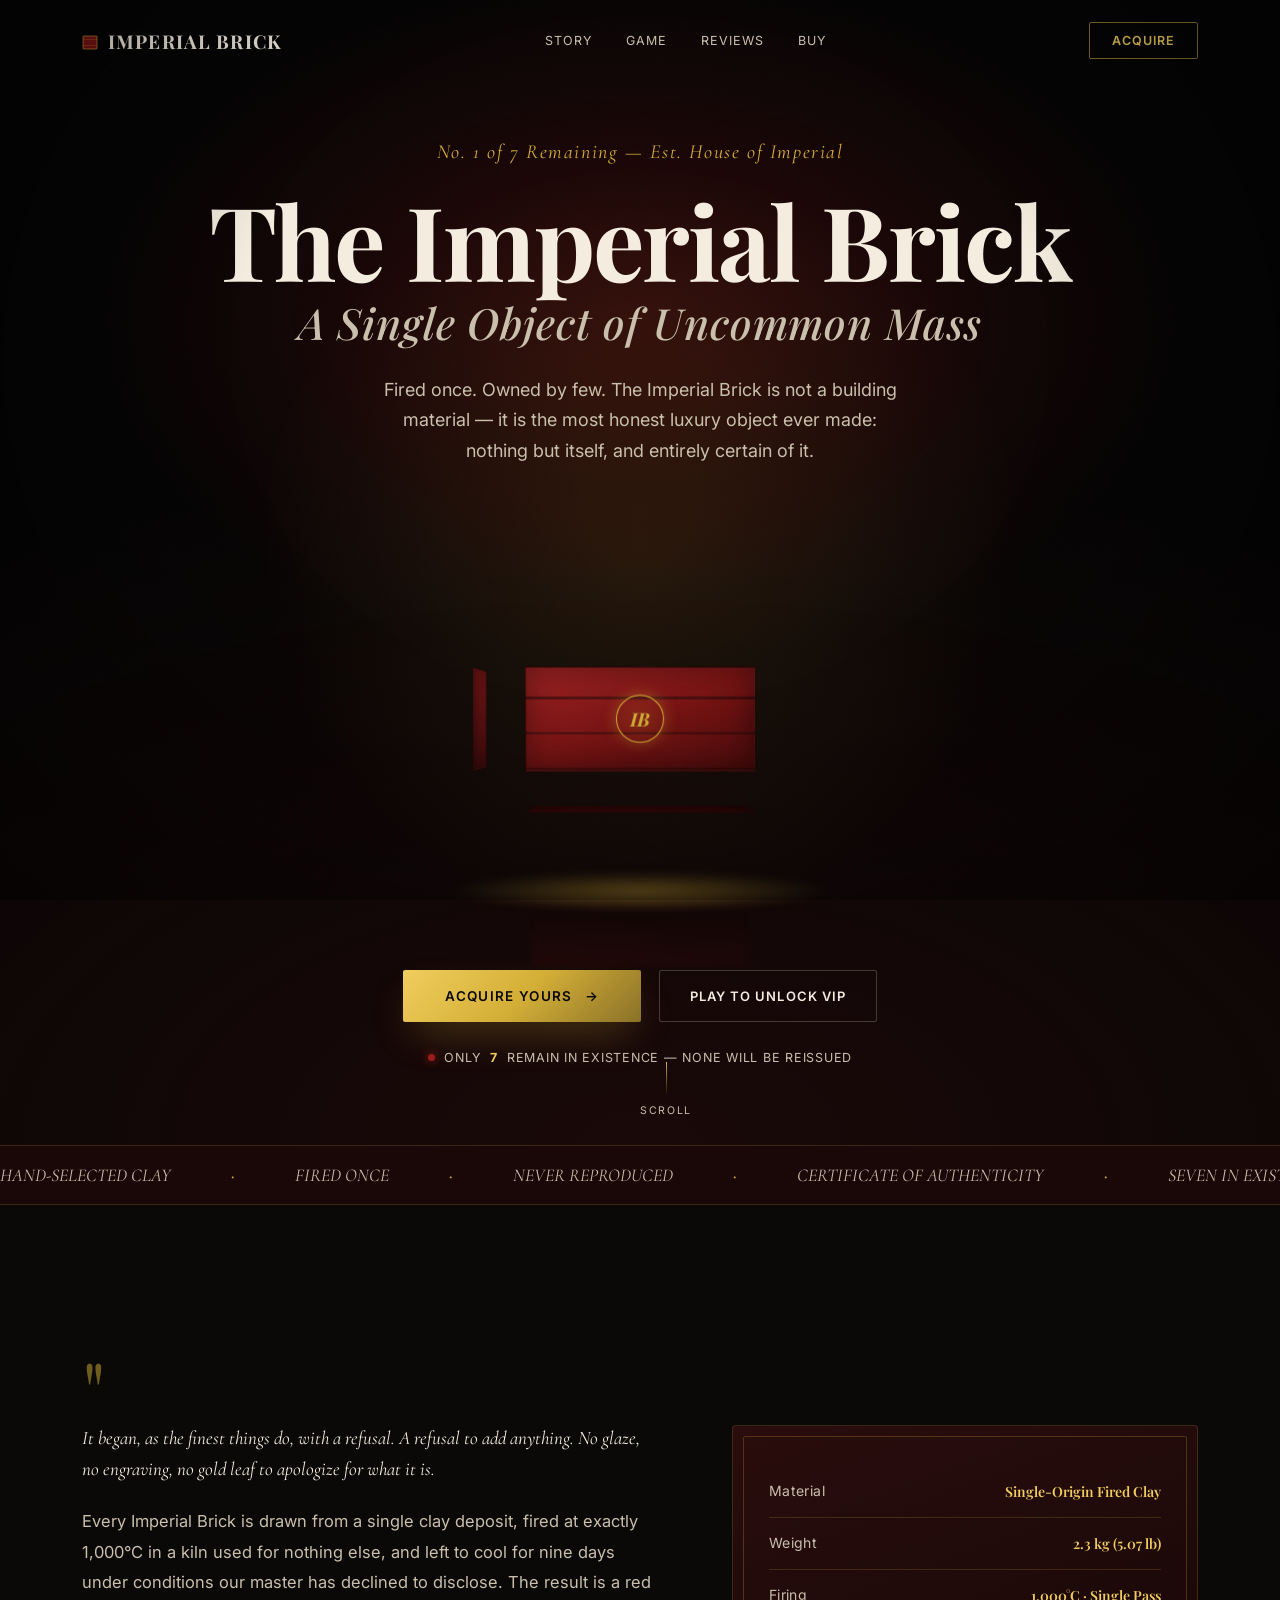
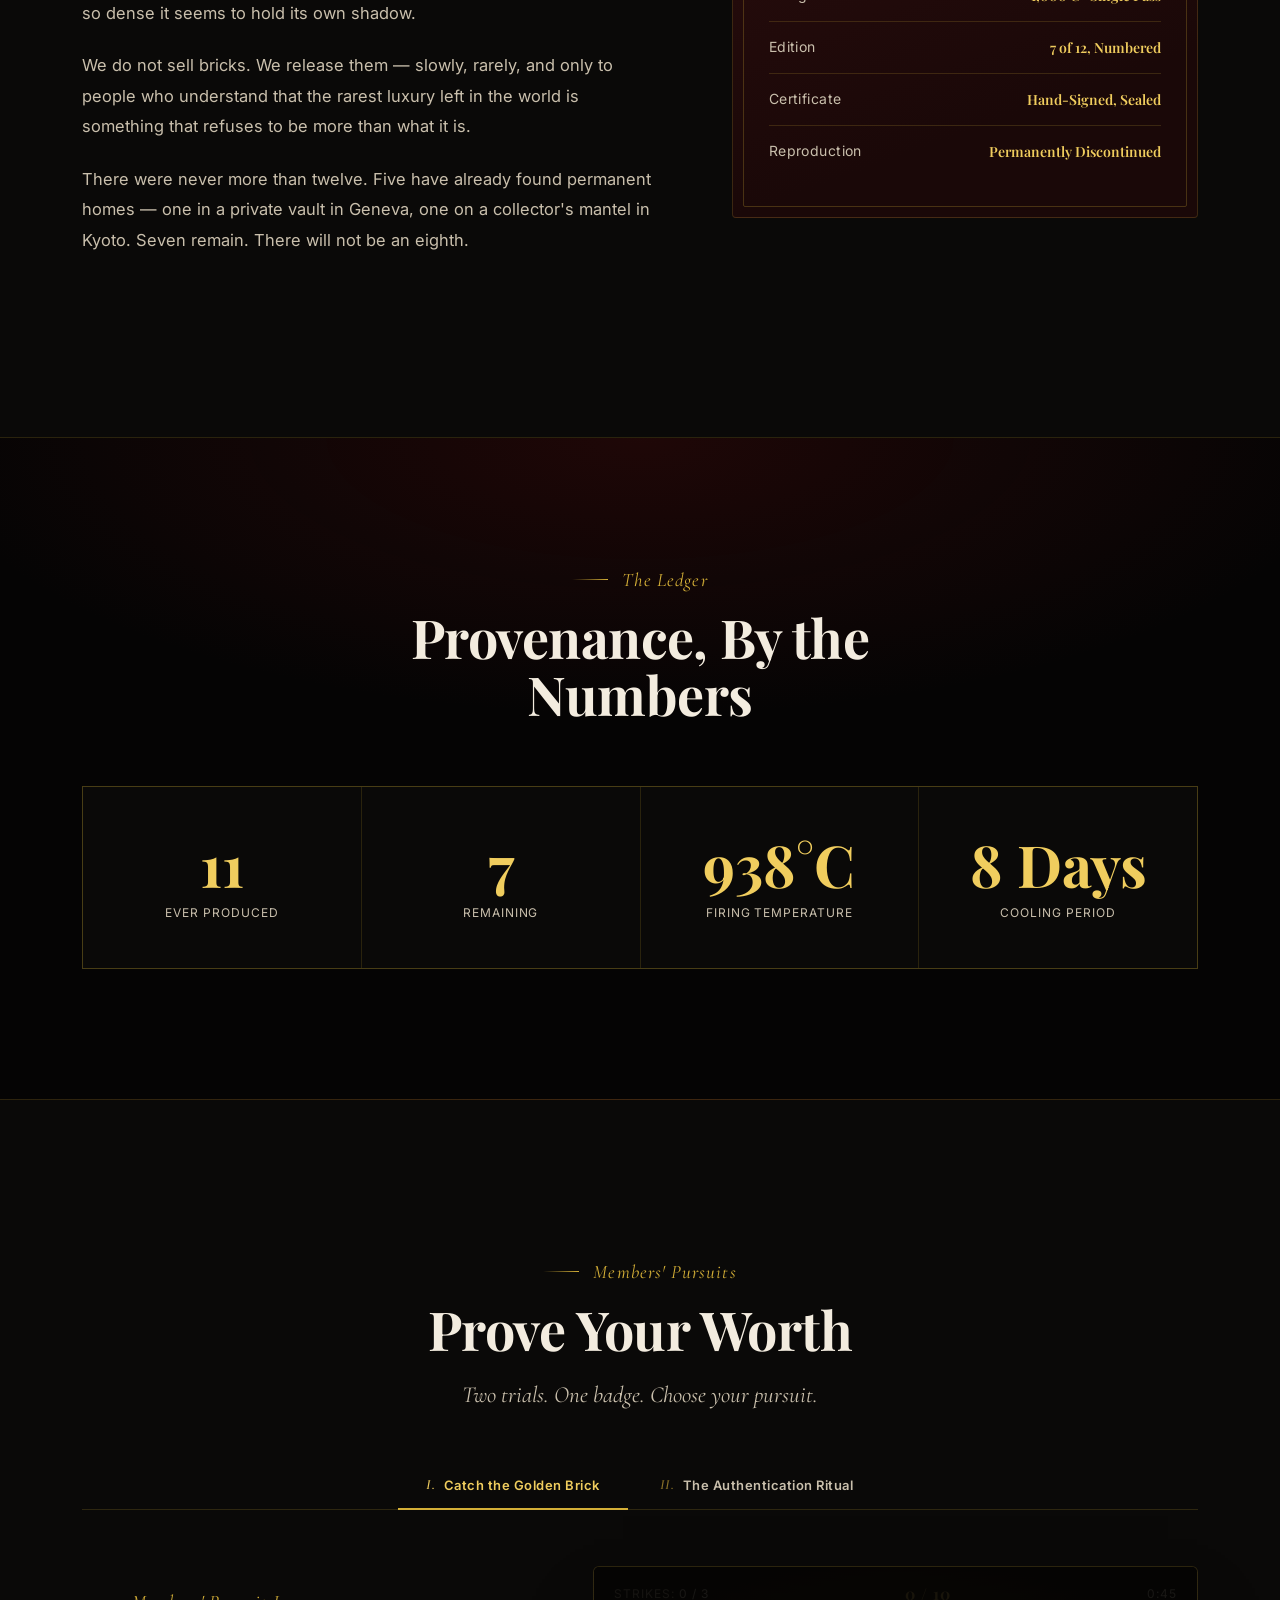
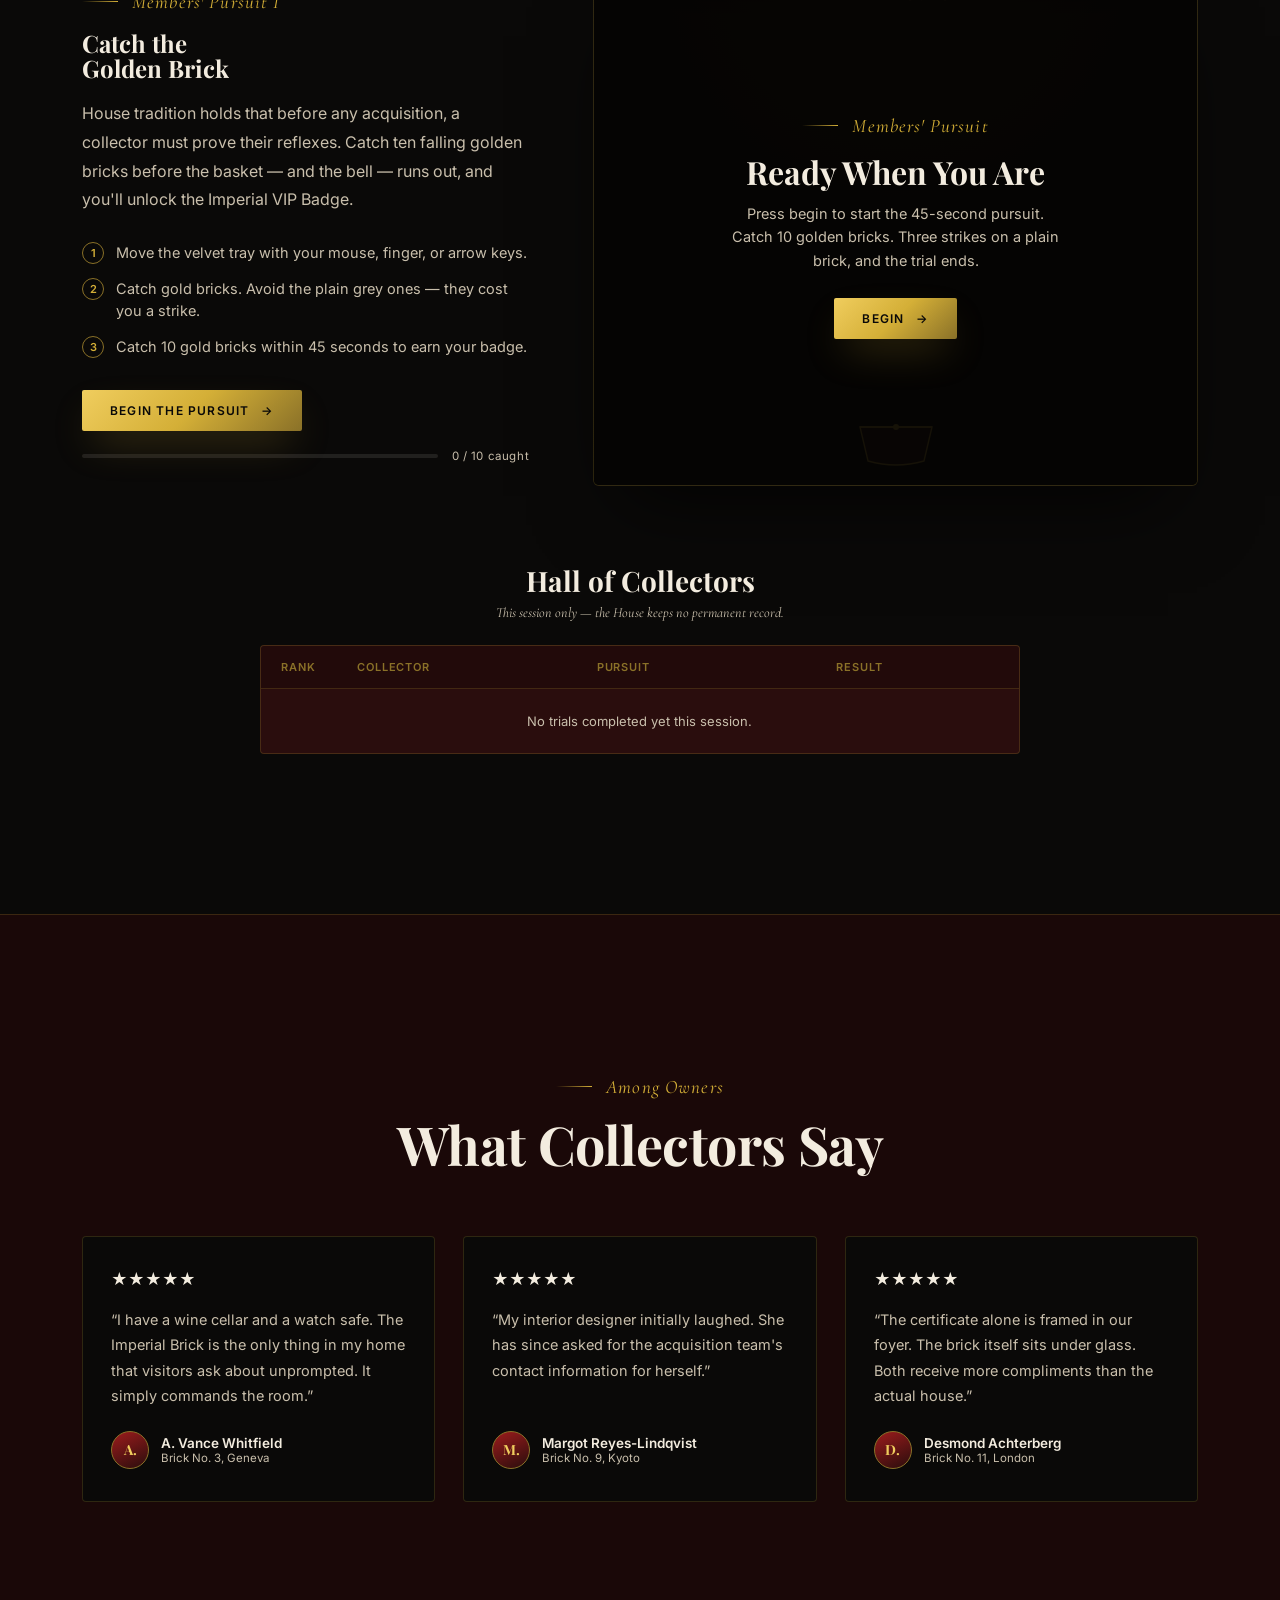
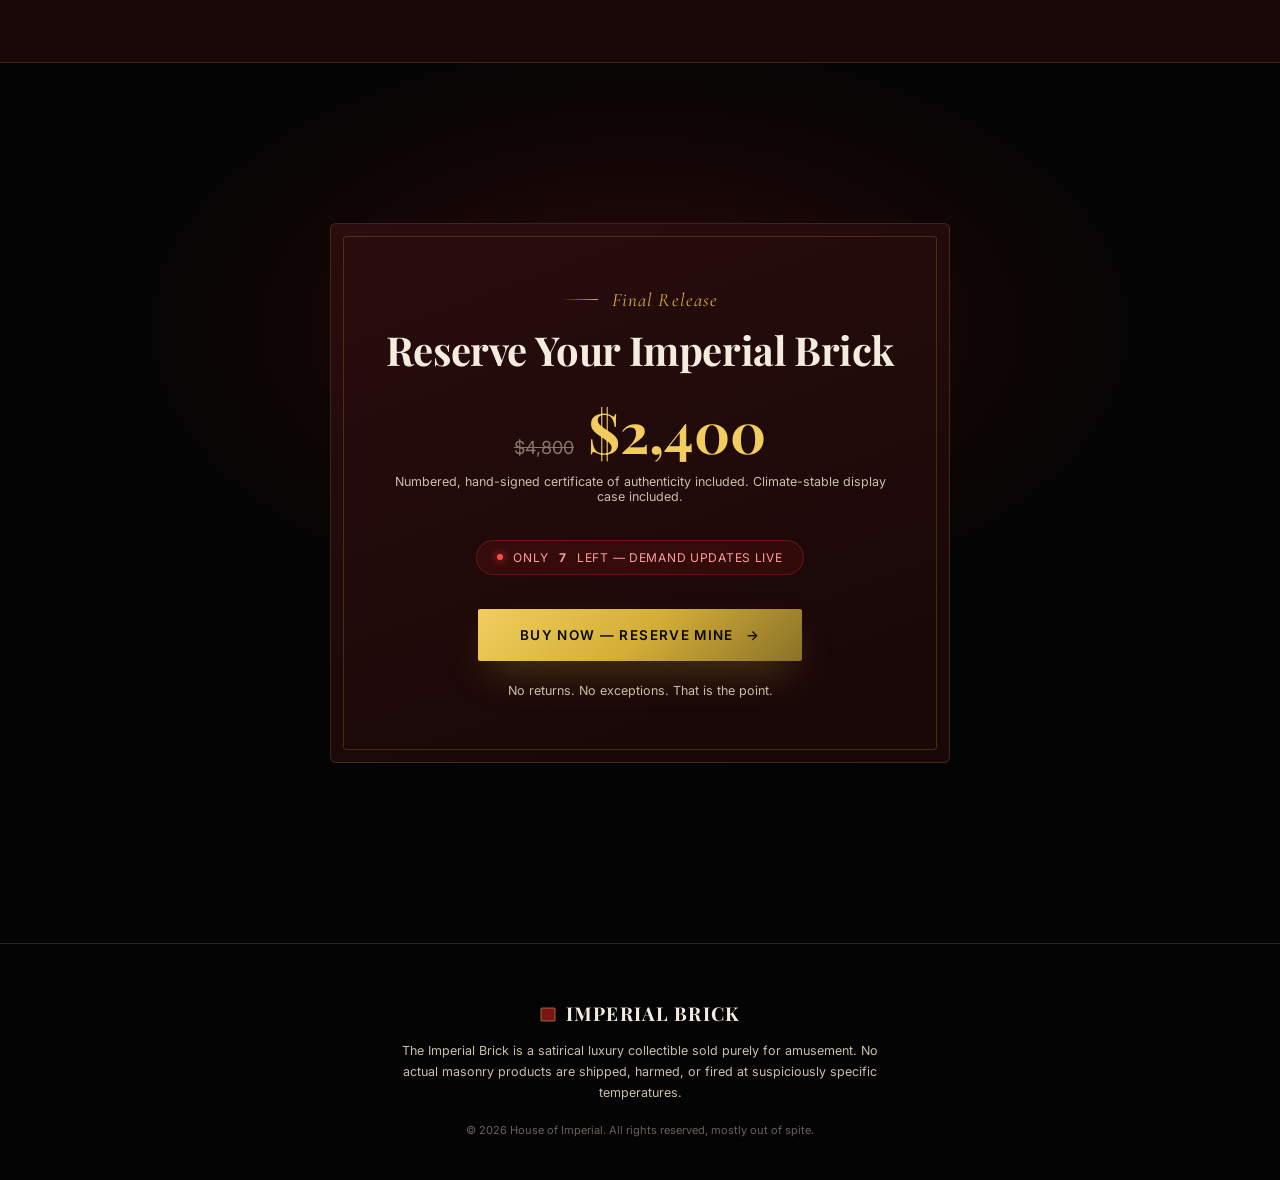
<file: index.html>
<!DOCTYPE html>
<html lang="en">

<head>
  <meta charset="UTF-8">
  <meta name="viewport" content="width=device-width, initial-scale=1.0, maximum-scale=1">
  <title>Imperial Brick — The Collector's Brick</title>
  <meta name="description"
    content="One brick. Seven remain. The Imperial Brick is the world's most uncompromising collectible.">
  <link rel="preconnect" href="https://fonts.googleapis.com">
  <link rel="preconnect" href="https://fonts.gstatic.com" crossorigin>
  <link
    href="https://fonts.googleapis.com/css2?family=Playfair+Display:ital,wght@0,500;0,600;0,700;0,900;1,500;1,600&family=Cormorant+Garamond:ital,wght@0,500;1,500;1,600&family=Inter:wght@300;400;500;600;700&display=swap"
    rel="stylesheet">
  <link rel="stylesheet" href="style.css">
</head>

<body>

  <div class="grain"></div>
  <div class="vignette"></div>
  <canvas id="confetti-canvas"></canvas>
  <div class="toast" id="toast"></div>

  <!-- NAV -->
  <nav class="nav" id="nav">
    <div class="wrap">
      <div class="brand">
        <svg class="mark" viewBox="0 0 16 20" fill="none">
          <rect x="1" y="5" width="14" height="13" rx="0.5" fill="#7a1313" stroke="#d4af37" stroke-width="0.6" />
          <path d="M1 8.5H15M1 14.5H15" stroke="#d4af37" stroke-width="0.4" opacity="0.6" />
        </svg>
        IMPERIAL BRICK
      </div>
      <div class="nav-links" id="navLinks">
        <a href="#story" class="nav-link">Story</a>
        <a href="#game" class="nav-link">Game</a>
        <a href="#reviews" class="nav-link">Reviews</a>
        <a href="#buy" class="nav-link">Buy</a>
      </div>
      <div class="nav-right">
        <a href="#buy" class="nav-cta">Acquire</a>
        <button class="nav-burger" id="navBurger" aria-label="Open menu" aria-expanded="false">
          <span></span><span></span><span></span>
        </button>
      </div>
    </div>
    <div class="nav-mobile-panel" id="navMobilePanel">
      <a href="#story" class="nav-mobile-link">Story</a>
      <a href="#game" class="nav-mobile-link">Game</a>
      <a href="#reviews" class="nav-mobile-link">Reviews</a>
      <a href="#buy" class="nav-mobile-link">Buy</a>
    </div>
  </nav>

  <!-- HERO -->
  <header class="hero">
    <div class="hero-glow"></div>
    <div class="hero-eyebrow">No. 1 of 7 Remaining — Est. House of Imperial</div>
    <h1>The Imperial Brick<span>A Single Object of Uncommon Mass</span></h1>
    <p class="hero-sub">Fired once. Owned by few. The Imperial Brick is not a building material — it is the most honest
      luxury object ever made: nothing but itself, and entirely certain of it.</p>

    <div class="brick-stage">
      <div class="brick-pedestal-glow"></div>
      <div class="brick-scene">
        <div class="brick-3d" id="brick3d">
          <div class="brick-face front">
            <div class="brick-seal">IB</div>
          </div>
          <div class="brick-face back"></div>
          <div class="brick-face right"></div>
          <div class="brick-face left"></div>
          <div class="brick-face top"></div>
          <div class="brick-face bottom"></div>
        </div>
      </div>
      <div class="brick-reflection"></div>
    </div>

    <div class="hero-ctas">
      <a href="#buy" class="btn-luxury">Acquire Yours <span class="arrow">→</span></a>
      <a href="#game" class="btn-ghost">Play to Unlock VIP</a>
    </div>

    <div class="stock-pill"><span class="dot"></span> Only <strong>7</strong> remain in existence — none will be
      reissued</div>

    <div class="scroll-cue"><span class="line"></span>Scroll</div>
  </header>

  <!-- MARQUEE -->
  <div class="marquee-strip">
    <div class="marquee-track">
      <span>HAND-SELECTED CLAY <b>·</b> FIRED ONCE <b>·</b> NEVER REPRODUCED <b>·</b> CERTIFICATE OF AUTHENTICITY
        <b>·</b> SEVEN IN EXISTENCE <b>·</b></span>
      <span>HAND-SELECTED CLAY <b>·</b> FIRED ONCE <b>·</b> NEVER REPRODUCED <b>·</b> CERTIFICATE OF AUTHENTICITY
        <b>·</b> SEVEN IN EXISTENCE <b>·</b></span>
    </div>
  </div>

  <!-- STORY -->
  <section class="story" id="story">
    <div class="wrap">
      <div class="story-grid">
        <div class="story-copy reveal">
          <span class="story-mark">"</span>
          <p>It began, as the finest things do, with a refusal. A refusal to add anything. No glaze, no engraving, no
            gold leaf to apologize for what it is.</p>
          <p>Every Imperial Brick is drawn from a single clay deposit, fired at exactly 1,000°C in a kiln used for
            nothing else, and left to cool for nine days under conditions our master has declined to disclose. The
            result is a red so dense it seems to hold its own shadow.</p>
          <p>We do not sell bricks. We release them — slowly, rarely, and only to people who understand that the rarest
            luxury left in the world is something that refuses to be more than what it is.</p>
          <p>There were never more than twelve. Five have already found permanent homes — one in a private vault in
            Geneva, one on a collector's mantel in Kyoto. Seven remain. There will not be an eighth.</p>
        </div>
        <div class="provenance-card reveal">
          <dl>
            <div class="prov-row">
              <dt>Material</dt>
              <dd>Single-Origin Fired Clay</dd>
            </div>
            <div class="prov-row">
              <dt>Weight</dt>
              <dd>2.3 kg (5.07 lb)</dd>
            </div>
            <div class="prov-row">
              <dt>Firing</dt>
              <dd>1,000°C · Single Pass</dd>
            </div>
            <div class="prov-row">
              <dt>Edition</dt>
              <dd>7 of 12, Numbered</dd>
            </div>
            <div class="prov-row">
              <dt>Certificate</dt>
              <dd>Hand-Signed, Sealed</dd>
            </div>
            <div class="prov-row">
              <dt>Reproduction</dt>
              <dd>Permanently Discontinued</dd>
            </div>
          </dl>
        </div>
      </div>
    </div>
  </section>

  <!-- STATS -->
  <section class="stats" id="stats">
    <div class="wrap">
      <div class="section-head reveal">
        <div class="eyebrow" style="justify-content:center;">The Ledger</div>
        <h2 class="section-title">Provenance, By the Numbers</h2>
      </div>
      <div class="stats-grid reveal-stagger" id="statsGrid">
        <div class="stat-cell">
          <div class="stat-num" data-target="12" data-suffix="">0</div>
          <div class="stat-label">Ever Produced</div>
        </div>
        <div class="stat-cell">
          <div class="stat-num" data-target="7" data-suffix="">0</div>
          <div class="stat-label">Remaining</div>
        </div>
        <div class="stat-cell">
          <div class="stat-num" data-target="1000" data-suffix="°C">0</div>
          <div class="stat-label">Firing Temperature</div>
        </div>
        <div class="stat-cell">
          <div class="stat-num" data-target="9" data-suffix=" Days">0</div>
          <div class="stat-label">Cooling Period</div>
        </div>
      </div>
    </div>
  </section>

  <!-- GAME -->
  <section class="game-section" id="game">
    <div class="wrap">
      <div class="section-head reveal" style="margin-bottom:48px;">
        <div class="eyebrow" style="justify-content:center;">Members' Pursuits</div>
        <h2 class="section-title">Prove Your Worth</h2>
        <p class="section-lede" style="margin:0 auto;">Two trials. One badge. Choose your pursuit.</p>
      </div>

      <div class="game-tabs reveal">
        <button class="game-tab active" id="tabCatch" data-game="catch">
          <span class="tab-num">I.</span> Catch the Golden Brick
        </button>
        <button class="game-tab" id="tabRitual" data-game="ritual">
          <span class="tab-num">II.</span> The Authentication Ritual
        </button>
      </div>

      <div class="game-grid" id="panelCatch">
        <div class="game-copy reveal">
          <div class="eyebrow">Members' Pursuit I</div>
          <h2>Catch the<br>Golden Brick</h2>
          <p>House tradition holds that before any acquisition, a collector must prove their reflexes. Catch ten falling
            golden bricks before the basket — and the bell — runs out, and you'll unlock the Imperial VIP Badge.</p>
          <ul class="game-rules">
            <li><span class="num">1</span> Move the velvet tray with your mouse, finger, or arrow keys.</li>
            <li><span class="num">2</span> Catch gold bricks. Avoid the plain grey ones — they cost you a strike.</li>
            <li><span class="num">3</span> Catch 10 gold bricks within 45 seconds to earn your badge.</li>
          </ul>
          <button class="btn-luxury btn-small" id="startGameBtn">Begin the Pursuit <span class="arrow">→</span></button>
          <div class="game-progress-row">
            <div class="game-progress-track">
              <div class="game-progress-fill" id="progressFill"></div>
            </div>
            <div class="game-progress-label" id="progressLabel">0 / 10 caught</div>
          </div>
        </div>

        <div class="game-stage" id="gameStage">
          <div class="game-hud">
            <div>Strikes: <span class="timer" id="strikesDisplay">0 / 3</span></div>
            <div class="score" id="scoreDisplay">0 / 10</div>
            <div class="timer" id="timeDisplay">0:45</div>
          </div>
          <div class="game-canvas-wrap" id="gameCanvasWrap">
            <svg class="basket" id="basket" viewBox="0 0 84 46" style="left:50%;">
              <path d="M6 6 L78 6 L70 40 Q42 48 14 40 Z" fill="#2a0d0d" stroke="#d4af37" stroke-width="1.4" />
              <path d="M6 6 L78 6" stroke="#d4af37" stroke-width="1.4" />
              <circle cx="42" cy="6" r="3" fill="#d4af37" />
            </svg>
          </div>
          <div class="game-overlay" id="gameOverlayStart">
            <div class="eyebrow" style="justify-content:center;">Members' Pursuit</div>
            <h3>Ready When You Are</h3>
            <p>Press begin to start the 45-second pursuit. Catch 10 golden bricks. Three strikes on a plain brick, and
              the trial ends.</p>
            <button class="btn-luxury btn-small" id="overlayStartBtn">Begin <span class="arrow">→</span></button>
          </div>
          <div class="game-overlay hidden" id="gameOverlayWin">
            <div class="vip-badge">
              <svg viewBox="0 0 24 24" fill="none">
                <path d="M12 2L14.5 8.5L21 9.3L16 14L17.5 21L12 17.3L6.5 21L8 14L3 9.3L9.5 8.5L12 2Z" fill="#d4af37" />
              </svg>
            </div>
            <h3 class="gold-text">VIP Status Unlocked</h3>
            <p>You've earned the Imperial Badge — recognition reserved for members who've proven worthy of the pursuit.
              Your badge has been noted on your acquisition.</p>
            <button class="btn-luxury btn-small" id="claimBadgeBtn">Claim Badge <span class="arrow">→</span></button>
          </div>
          <div class="game-overlay hidden" id="gameOverlayLose">
            <h3>The Trial Ends</h3>
            <p id="loseMessage">Three plain bricks slipped past the tray. Even the finest collectors are permitted a
              second attempt.</p>
            <button class="btn-luxury btn-small" id="retryBtn">Try Again <span class="arrow">→</span></button>
          </div>
        </div>
      </div>

      <div class="game-grid" id="panelRitual" style="display:none;">
        <div class="game-copy reveal">
          <div class="eyebrow">Members' Pursuit II</div>
          <h2>The Authentication<br>Ritual</h2>
          <p>Every Imperial Brick must be sealed by hand. Stop the rotating dial inside the gold zone — three times in
            succession — to authenticate your brick and unlock the Imperial VIP Badge.</p>
          <ul class="game-rules">
            <li><span class="num">1</span> The dial sweeps continuously. Click, tap, or press space to stop it.</li>
            <li><span class="num">2</span> Land in the gold zone three times in a row to authenticate.</li>
            <li><span class="num">3</span> Miss the zone, and your streak resets to zero.</li>
          </ul>
          <button class="btn-luxury btn-small" id="startRitualBtn">Begin the Ritual <span
              class="arrow">→</span></button>
          <div class="game-progress-row">
            <div class="game-progress-track">
              <div class="game-progress-fill" id="ritualProgressFill"></div>
            </div>
            <div class="game-progress-label" id="ritualProgressLabel">0 / 3 sealed</div>
          </div>
        </div>

        <div class="game-stage" id="ritualStage">
          <div class="game-hud">
            <div>Streak: <span class="timer" id="ritualStreakDisplay">0 / 3</span></div>
            <div class="score" id="ritualAttemptsDisplay">0 attempts</div>
            <div class="timer" id="ritualBestDisplay">Best: —</div>
          </div>
          <div class="ritual-canvas-wrap" id="ritualCanvasWrap">
            <svg viewBox="0 0 300 300" class="ritual-dial-svg">
              <circle cx="150" cy="150" r="118" fill="none" stroke="rgba(243,236,223,0.08)" stroke-width="22" />
              <path id="ritualGoldZone" d="" fill="none" stroke="#d4af37" stroke-width="22" stroke-linecap="round" />
              <circle cx="150" cy="150" r="86" fill="#0d0b0a" stroke="rgba(212,175,55,0.25)" stroke-width="1" />
              <g id="ritualNeedle" transform="rotate(0 150 150)">
                <line x1="150" y1="150" x2="150" y2="42" stroke="#f3ecdf" stroke-width="3" stroke-linecap="round" />
                <circle cx="150" cy="150" r="7" fill="#d4af37" />
              </g>
              <circle cx="150" cy="42" r="0" id="ritualMarkerGhost" fill="none" />
            </svg>
            <div class="ritual-seal-stack" id="ritualSealStack">
              <span class="ritual-seal-dot"></span>
              <span class="ritual-seal-dot"></span>
              <span class="ritual-seal-dot"></span>
            </div>
          </div>
          <div class="game-overlay" id="ritualOverlayStart">
            <div class="eyebrow" style="justify-content:center;">Members' Pursuit II</div>
            <h3>The Seal Awaits</h3>
            <p>Press begin, then stop the dial inside the gold arc three times in a row. The arc narrows each round.</p>
            <button class="btn-luxury btn-small" id="ritualOverlayStartBtn">Begin <span class="arrow">→</span></button>
          </div>
          <div class="game-overlay hidden" id="ritualOverlayWin">
            <div class="vip-badge">
              <svg viewBox="0 0 24 24" fill="none">
                <path d="M12 2L14.5 8.5L21 9.3L16 14L17.5 21L12 17.3L6.5 21L8 14L3 9.3L9.5 8.5L12 2Z" fill="#d4af37" />
              </svg>
            </div>
            <h3 class="gold-text">Brick Authenticated</h3>
            <p>Three perfect seals. Your Imperial Badge has been noted on your acquisition.</p>
            <button class="btn-luxury btn-small" id="ritualClaimBtn">Claim Badge <span class="arrow">→</span></button>
          </div>
        </div>
      </div>

      <div class="leaderboard reveal" id="leaderboard">
        <div class="leaderboard-head">
          <h3>Hall of Collectors</h3>
          <span class="leaderboard-note">This session only — the House keeps no permanent record.</span>
        </div>
        <div class="leaderboard-table">
          <div class="lb-row lb-header">
            <span>Rank</span><span>Collector</span><span>Pursuit</span><span>Result</span>
          </div>
          <div id="leaderboardBody">
            <div class="lb-row lb-empty"><span colspan="4"
                style="grid-column:1/-1; text-align:center; color:var(--bone-dim);">No trials completed yet this
                session.</span></div>
          </div>
        </div>
      </div>
    </div>
  </section>

  <!-- REVIEWS -->
  <section class="reviews" id="reviews">
    <div class="wrap">
      <div class="section-head reveal">
        <div class="eyebrow" style="justify-content:center;">Among Owners</div>
        <h2 class="section-title">What Collectors Say</h2>
      </div>
      <div class="reviews-grid reveal-stagger">
        <div class="review-card">
          <div class="stars">★★★★★</div>
          <p>I have a wine cellar and a watch safe. The Imperial Brick is the only thing in my home that visitors ask
            about unprompted. It simply commands the room.</p>
          <div class="review-who">
            <div class="review-avatar">A.</div>
            <div>
              <div class="review-name">A. Vance Whitfield</div>
              <div class="review-title">Brick No. 3, Geneva</div>
            </div>
          </div>
        </div>
        <div class="review-card">
          <div class="stars">★★★★★</div>
          <p>My interior designer initially laughed. She has since asked for the acquisition team's contact information
            for herself.</p>
          <div class="review-who">
            <div class="review-avatar">M.</div>
            <div>
              <div class="review-name">Margot Reyes-Lindqvist</div>
              <div class="review-title">Brick No. 9, Kyoto</div>
            </div>
          </div>
        </div>
        <div class="review-card">
          <div class="stars">★★★★★</div>
          <p>The certificate alone is framed in our foyer. The brick itself sits under glass. Both receive more
            compliments than the actual house.</p>
          <div class="review-who">
            <div class="review-avatar">D.</div>
            <div>
              <div class="review-name">Desmond Achterberg</div>
              <div class="review-title">Brick No. 11, London</div>
            </div>
          </div>
        </div>
      </div>
    </div>
  </section>

  <!-- BUY -->
  <section class="buy" id="buy">
    <div class="wrap">
      <div class="buy-card reveal">
        <div class="eyebrow" style="justify-content:center;">Final Release</div>
        <h2 class="section-title" style="font-size:clamp(28px,3.6vw,40px);">Reserve Your Imperial Brick</h2>
        <div class="buy-price"><span class="was">$4,800</span><span class="amount">$2,400</span></div>
        <div class="buy-note">Numbered, hand-signed certificate of authenticity included. Climate-stable display case
          included.</div>
        <div class="buy-stock"><span class="dot"></span> Only <strong id="buyStockCount">7</strong> Left — Demand
          Updates Live</div>
        <div>
          <button class="btn-luxury" id="buyNowBtn">Buy Now — Reserve Mine <span class="arrow">→</span></button>
        </div>
        <div class="buy-note" style="margin-top:22px; margin-bottom:0;">No returns. No exceptions. That is the point.
        </div>
      </div>
    </div>
  </section>

  <footer>
    <div class="wrap">
      <div class="brand">
        <svg class="mark" viewBox="0 0 16 20" fill="none">
          <rect x="1" y="5" width="14" height="13" rx="0.5" fill="#7a1313" stroke="#d4af37" stroke-width="0.6" />
        </svg>
        IMPERIAL BRICK
      </div>
      <p>The Imperial Brick is a satirical luxury collectible sold purely for amusement. No actual masonry products are
        shipped, harmed, or fired at suspiciously specific temperatures.</p>
      <p class="fine">© 2026 House of Imperial. All rights reserved, mostly out of spite.</p>
    </div>
  </footer>

  <!-- RESERVATION CONFIRMED FULLSCREEN OVERLAY -->
  <div class="conf-overlay" id="confOverlay" aria-hidden="true">

    <!-- LEFT PANEL -->
    <div class="conf-left">
      <div class="conf-quote-block">
        <p class="conf-quote-line">You didn't purchase a brick.</p>
        <span class="conf-diamond">✦</span>
        <p class="conf-quote-line conf-quote-italic">You became part of its story.</p>
      </div>
      <div class="conf-brick-scene">
        <div class="brick-stage conf-brick-stage">
          <div class="brick-pedestal-glow"></div>
          <div class="brick-scene">
            <div class="brick-3d" id="confBrick3d">
              <div class="brick-face front">
                <div class="brick-seal">IB</div>
              </div>
              <div class="brick-face back"></div>
              <div class="brick-face right"></div>
              <div class="brick-face left"></div>
              <div class="brick-face top"></div>
              <div class="brick-face bottom"></div>
            </div>
          </div>
          <div class="brick-reflection"></div>
        </div>
      </div>
    </div>

    <!-- RIGHT PANEL -->
    <div class="conf-right">
      <div class="conf-star-badge">
        <svg viewBox="0 0 24 24" fill="none" width="28" height="28">
          <path d="M12 2L14.5 8.5L21 9.3L16 14L17.5 21L12 17.3L6.5 21L8 14L3 9.3L9.5 8.5L12 2Z" fill="#d4af37"/>
        </svg>
      </div>
      <h2 class="conf-title">Reservation Confirmed</h2>
      <p class="conf-subtitle" id="confOverlayText">Brick No. 6 of 12 has been reserved in your name.</p>
      <div class="conf-receipt-card" id="confOverlayReceipt"></div>
      <button class="conf-done-btn" id="confOverlayDoneBtn">DONE &nbsp;→</button>
    </div>

  </div>

  <!-- CHECKOUT MODAL -->
  <div class="checkout-modal" id="checkoutModal" aria-hidden="true">
    <div class="checkout-topbar">
      <div class="checkout-brand">
        <svg class="mark" viewBox="0 0 16 20" fill="none">
          <rect x="1" y="5" width="14" height="13" rx="0.5" fill="#7a1313" stroke="#d4af37" stroke-width="0.6" />
        </svg>
        IMPERIAL BRICK
      </div>
      <div class="checkout-topbar-label">Secure Reservation</div>
      <button class="checkout-close" id="checkoutClose" aria-label="Close">&times;</button>
    </div>

    <div class="checkout-body">
      <div class="checkout-step" id="checkoutStepForm">
        <div class="checkout-form-col">
          <div class="eyebrow">Final Release</div>
          <h3>Reserve Your Imperial Brick</h3>
          <p class="checkout-sub">Brick No. 6 of 12 will be set aside in your name for 24 hours. No payment is processed
            on this page.</p>

          <form id="checkoutForm" novalidate>
            <div class="checkout-section-label">Contact Information</div>
            <div class="checkout-field">
              <label for="ckName">Full Name</label>
              <input type="text" id="ckName" name="name" placeholder="A. Vance Whitfield" required autocomplete="name">
              <span class="checkout-error" id="errName"></span>
            </div>
            <div class="checkout-field">
              <label for="ckEmail">Email Address</label>
              <input type="email" id="ckEmail" name="email" placeholder="you@example.com" required autocomplete="email">
              <span class="checkout-error" id="errEmail"></span>
            </div>

            <div class="checkout-section-label">Shipping Address</div>
            <div class="checkout-field">
              <label for="ckAddress">Street Address</label>
              <input type="text" id="ckAddress" name="address" placeholder="Street address" required
                autocomplete="street-address">
              <span class="checkout-error" id="errAddress"></span>
            </div>
            <div class="checkout-row">
              <div class="checkout-field">
                <label for="ckCity">City</label>
                <input type="text" id="ckCity" name="city" placeholder="City" required autocomplete="address-level2">
                <span class="checkout-error" id="errCity"></span>
              </div>
              <div class="checkout-field">
                <label for="ckPostal">Postal Code</label>
                <input type="text" id="ckPostal" name="postal" placeholder="Postal Code" required
                  autocomplete="postal-code">
                <span class="checkout-error" id="errPostal"></span>
              </div>
            </div>
            <div class="checkout-field">
              <label for="ckCountry">Country</label>
              <input type="text" id="ckCountry" name="country" placeholder="Country" required
                autocomplete="country-name">
              <span class="checkout-error" id="errCountry"></span>
            </div>

            <button type="submit" class="btn-luxury checkout-submit" id="checkoutSubmitBtn">
              Reserve Mine <span class="arrow">→</span>
            </button>
            <p class="checkout-disclaimer">This is a satirical demo. No payment is collected and no brick will ship.</p>
          </form>
        </div>

        <div class="checkout-summary-col">
          <div class="checkout-summary-card">
            <div class="checkout-section-label">Order Summary</div>
            <div class="checkout-product">
              <div class="checkout-product-thumb">
                <svg viewBox="0 0 220 100" width="100%" height="100%">
                  <rect x="2" y="2" width="216" height="96" rx="3" fill="#7a1313" stroke="#d4af37" stroke-width="1.2" />
                  <path d="M2 32H218M2 64H218" stroke="#d4af37" stroke-opacity="0.4" stroke-width="0.6" />
                </svg>
              </div>
              <div class="checkout-product-info">
                <div class="checkout-product-name">Imperial Brick</div>
                <div class="checkout-product-meta">Numbered Edition · 7 of 12</div>
              </div>
              <div class="checkout-product-price">$2,400</div>
            </div>
            <div class="checkout-line"><span>Subtotal</span><span>$2,400.00</span></div>
            <div class="checkout-line"><span>Certificate &amp; Display Case</span><span>Included</span></div>
            <div class="checkout-line"><span>Shipping</span><span>Complimentary</span></div>
            <div class="checkout-line checkout-line-total"><span>Total Due Today</span><span>$0.00</span></div>
            <div class="checkout-summary-note">No payment is processed on this demo. Total reflects a satirical $0.00 charge.</div>
          </div>
        </div>
      </div>
    </div>
  </div>


  <script>
    /* ================= NAV SCROLL STATE ================= */
    const nav = document.getElementById('nav');
    window.addEventListener('scroll', () => {
      nav.classList.toggle('scrolled', window.scrollY > 40);
    }, { passive: true });

    /* ================= MOBILE NAV MENU ================= */
    const navBurger = document.getElementById('navBurger');
    const navMobilePanel = document.getElementById('navMobilePanel');
    navBurger.addEventListener('click', () => {
      const isOpen = navMobilePanel.classList.toggle('open');
      navBurger.setAttribute('aria-expanded', isOpen ? 'true' : 'false');
    });
    document.querySelectorAll('.nav-mobile-link').forEach(link => {
      link.addEventListener('click', () => {
        navMobilePanel.classList.remove('open');
        navBurger.setAttribute('aria-expanded', 'false');
      });
    });

    /* ================= SCROLL REVEAL ================= */
    const revealEls = document.querySelectorAll('.reveal, .reveal-stagger');
    const io = new IntersectionObserver((entries) => {
      entries.forEach(e => {
        if (e.isIntersecting) {
          e.target.classList.add('is-visible');
          io.unobserve(e.target);
        }
      });
    }, { threshold: 0.15, rootMargin: "0px 0px -60px 0px" });
    revealEls.forEach(el => io.observe(el));

    // Failsafe: if an element is already on/near screen at load (e.g. tall viewport,
    // zoomed-out browser, or the observer firing later than expected), make sure it
    // still becomes visible rather than staying permanently at opacity:0.
    function failsafeReveal() {
      revealEls.forEach(el => {
        const rect = el.getBoundingClientRect();
        if (rect.top < window.innerHeight && rect.bottom > 0) {
          el.classList.add('is-visible');
        }
      });
    }
    failsafeReveal();
    window.addEventListener('load', failsafeReveal);
    setTimeout(failsafeReveal, 1200);

    /* ================= ANIMATED STATS ================= */
    const statNums = document.querySelectorAll('.stat-num');
    let statsAnimated = false;
    const statsSection = document.getElementById('stats');
    const statsIO = new IntersectionObserver((entries) => {
      entries.forEach(e => {
        if (e.isIntersecting && !statsAnimated) {
          statsAnimated = true;
          statNums.forEach(el => {
            const target = parseInt(el.dataset.target, 10);
            const suffix = el.dataset.suffix || "";
            const duration = 1400;
            const start = performance.now();
            function tick(now) {
              const p = Math.min(1, (now - start) / duration);
              const eased = 1 - Math.pow(1 - p, 3);
              el.textContent = Math.round(eased * target) + suffix;
              if (p < 1) requestAnimationFrame(tick);
            }
            requestAnimationFrame(tick);
          });
        }
      });
    }, { threshold: 0.3 });
    statsIO.observe(statsSection);

    /* ================= 3D BRICK DRAG TO SPIN ================= */
    const brick = document.getElementById('brick3d');
    let isDragging = false, startX = 0, currentRotY = 0, dragRotY = 0;
    let autoRotate = true;

    function pauseAuto() {
      if (autoRotate) {
        autoRotate = false;
        brick.style.animation = 'none';
        const computed = getComputedStyle(brick).transform;
        brick.style.transform = computed === 'none' ? '' : computed;
      }
    }
    brick.addEventListener('pointerdown', (e) => {
      isDragging = true;
      pauseAuto();
      startX = e.clientX;
      brick.setPointerCapture(e.pointerId);
    });
    window.addEventListener('pointermove', (e) => {
      if (!isDragging) return;
      const dx = e.clientX - startX;
      startX = e.clientX;
      dragRotY += dx * 0.5;
      brick.style.transform = `rotateY(${dragRotY}deg) rotateX(-8deg)`;
    });
    window.addEventListener('pointerup', () => { isDragging = false; });

    /* ================= TOAST ================= */
    const toastEl = document.getElementById('toast');
    let toastTimer;
    function showToast(msg) {
      toastEl.innerHTML = `<span class="gold-dot"></span> ${msg}`;
      toastEl.classList.add('show');
      clearTimeout(toastTimer);
      toastTimer = setTimeout(() => toastEl.classList.remove('show'), 3200);
    }

    /* ================= LIVE STOCK COUNTER (simulated) ================= */
    const buyStockCount = document.getElementById('buyStockCount');
    let stockNames = ["A collector in Zürich", "A buyer in Singapore", "A member in São Paulo", "A guest in Dubai", "A collector in Vancouver"];
    let currentStock = 7;

    function maybeDecrementStock() {
      if (currentStock <= 4) return; // never drops below 4 in this session — preserves scarcity without zeroing out
      if (Math.random() < 0.5) {
        currentStock--;
        buyStockCount.textContent = currentStock;
        buyStockCount.style.transition = 'none';
        buyStockCount.style.transform = 'scale(1.4)';
        buyStockCount.style.color = '#ff7a7a';
        requestAnimationFrame(() => {
          buyStockCount.style.transition = 'transform .4s ease, color .6s ease';
          buyStockCount.style.transform = 'scale(1)';
        });
        showToast(stockNames[Math.floor(Math.random() * stockNames.length)] + " just reserved a brick");
      }
    }

    setTimeout(() => {
      showToast(stockNames[Math.floor(Math.random() * stockNames.length)] + " is viewing this brick");
    }, 6000);
    setTimeout(maybeDecrementStock, 16000);
    setTimeout(maybeDecrementStock, 34000);

    /* ================= CHECKOUT MODAL ================= */
    (function () {
      const modal = document.getElementById('checkoutModal');
      const closeBtn = document.getElementById('checkoutClose');
      const form = document.getElementById('checkoutForm');
      const stepForm = document.getElementById('checkoutStepForm');
      const submitBtn = document.getElementById('checkoutSubmitBtn');

      // New full-screen overlay references
      const confOverlay = document.getElementById('confOverlay');
      const confOverlayText = document.getElementById('confOverlayText');
      const confOverlayReceipt = document.getElementById('confOverlayReceipt');
      const confOverlayDoneBtn = document.getElementById('confOverlayDoneBtn');

      const fields = ['name', 'email', 'address', 'city', 'postal', 'country'];
      let lastFocused = null;

      function openModal() {
        lastFocused = document.activeElement;
        modal.classList.add('open');
        modal.setAttribute('aria-hidden', 'false');
        document.body.style.overflow = 'hidden';
        stepForm.hidden = false;
        setTimeout(() => document.getElementById('ckName').focus(), 350);
      }

      function closeModal() {
        modal.classList.remove('open');
        modal.setAttribute('aria-hidden', 'true');
        document.body.style.overflow = '';
        if (lastFocused) lastFocused.focus();
      }

      function showOverlay() {
        confOverlay.classList.add('open');
        confOverlay.setAttribute('aria-hidden', 'false');
        document.body.style.overflow = 'hidden';
      }

      function hideOverlay() {
        confOverlay.classList.remove('open');
        confOverlay.setAttribute('aria-hidden', 'true');
        document.body.style.overflow = '';
      }

      document.getElementById('buyNowBtn').addEventListener('click', openModal);
      closeBtn.addEventListener('click', closeModal);
      confOverlayDoneBtn.addEventListener('click', hideOverlay);

      window.addEventListener('keydown', (e) => {
        if (e.key === 'Escape') {
          if (modal.classList.contains('open')) closeModal();
          if (confOverlay.classList.contains('open')) hideOverlay();
        }
      });

      function clearErrors() {
        fields.forEach(f => {
          const input = document.getElementById('ck' + f.charAt(0).toUpperCase() + f.slice(1));
          const err = document.getElementById('err' + f.charAt(0).toUpperCase() + f.slice(1));
          if (input) input.classList.remove('invalid');
          if (err) err.textContent = '';
        });
      }

      function validateEmail(value) {
        return /^[^\s@]+@[^\s@]+\.[^\s@]+$/.test(value);
      }

      function showFieldError(fieldKey, message) {
        const cap = fieldKey.charAt(0).toUpperCase() + fieldKey.slice(1);
        const input = document.getElementById('ck' + cap);
        const err = document.getElementById('err' + cap);
        if (input) input.classList.add('invalid');
        if (err) err.textContent = message;
      }

      function escapeHtml(str) {
        return str.replace(/[&<>"']/g, (c) => ({ '&': '&amp;', '<': '&lt;', '>': '&gt;', '"': '&quot;', "'": '&#39;' }[c]));
      }

      form.addEventListener('submit', (e) => {
        e.preventDefault();
        clearErrors();

        const data = {};
        fields.forEach(f => { data[f] = document.getElementById('ck' + f.charAt(0).toUpperCase() + f.slice(1)).value.trim(); });

        let hasError = false;
        if (!data.name) { showFieldError('name', 'Please enter your full name.'); hasError = true; }
        if (!data.email) { showFieldError('email', 'Please enter your email.'); hasError = true; }
        else if (!validateEmail(data.email)) { showFieldError('email', 'Please enter a valid email address.'); hasError = true; }
        if (!data.address) { showFieldError('address', 'Please enter your shipping address.'); hasError = true; }
        if (!data.city) { showFieldError('city', 'Required.'); hasError = true; }
        if (!data.postal) { showFieldError('postal', 'Required.'); hasError = true; }
        if (!data.country) { showFieldError('country', 'Required.'); hasError = true; }

        if (hasError) {
          playSfx('strike');
          return;
        }

        submitBtn.disabled = true;
        const originalLabel = submitBtn.innerHTML;
        submitBtn.innerHTML = 'Sealing Reservation…';

        setTimeout(() => {
          const orderNumber = 'IB-' + Math.floor(100000 + Math.random() * 899999);
          confOverlayText.textContent = `Brick No. 6 of 12 has been reserved in your name, ${data.name.split(' ')[0]}.`;
          confOverlayReceipt.innerHTML = `
            <div class="conf-row"><span class="conf-label">Order Reference:</span><span class="conf-val">${orderNumber}</span></div>
            <div class="conf-row"><span class="conf-label">Name:</span><span class="conf-val">${escapeHtml(data.name)}</span></div>
            <div class="conf-row"><span class="conf-label">Email:</span><span class="conf-val">${escapeHtml(data.email)}</span></div>
            <div class="conf-row"><span class="conf-label">Ship To:</span><span class="conf-val">${escapeHtml(data.address)}, ${escapeHtml(data.city)} ${escapeHtml(data.postal)}, ${escapeHtml(data.country)}</span></div>
            <div class="conf-row"><span class="conf-label">Total:</span><span class="conf-val">$2,400 — No payment collected on this demo</span></div>
          `;
          submitBtn.disabled = false;
          submitBtn.innerHTML = originalLabel;
          closeModal();
          showOverlay();
          playSfx('win');
          launchConfetti();
          showToast("Reservation confirmed — welcome to the House");
          LeaderboardModule.add("Acquisition", "Reserved", 2000 + Math.random());
        }, 900);
      });

      // clear individual field errors as the person corrects them
      fields.forEach(f => {
        const cap = f.charAt(0).toUpperCase() + f.slice(1);
        const input = document.getElementById('ck' + cap);
        if (input) {
          input.addEventListener('input', () => {
            input.classList.remove('invalid');
            const err = document.getElementById('err' + cap);
            if (err) err.textContent = '';
          });
        }
      });
    })();


    /* ================= SOUND ENGINE (synthesized, no audio files) ================= */
    const SoundFX = (function () {
      let ctx = null;
      function getCtx() {
        if (!ctx) {
          try { ctx = new (window.AudioContext || window.webkitAudioContext)(); }
          catch (e) { ctx = null; }
        }
        return ctx;
      }
      function tone(freq, duration, type, gainPeak, delay) {
        const ac = getCtx();
        if (!ac) return;
        if (ac.state === 'suspended') ac.resume();
        const t0 = ac.currentTime + (delay || 0);
        const osc = ac.createOscillator();
        const gain = ac.createGain();
        osc.type = type || 'sine';
        osc.frequency.setValueAtTime(freq, t0);
        gain.gain.setValueAtTime(0, t0);
        gain.gain.linearRampToValueAtTime(gainPeak || 0.12, t0 + 0.012);
        gain.gain.exponentialRampToValueAtTime(0.0001, t0 + duration);
        osc.connect(gain);
        gain.connect(ac.destination);
        osc.start(t0);
        osc.stop(t0 + duration + 0.02);
      }
      return {
        catch() { tone(880, 0.16, 'triangle', 0.14); tone(1320, 0.14, 'sine', 0.08, 0.03); },
        strike() { tone(180, 0.22, 'sawtooth', 0.10); },
        tick() { tone(660, 0.05, 'sine', 0.04); },
        win() {
          [660, 880, 1100, 1320].forEach((f, i) => tone(f, 0.5, 'triangle', 0.13, i * 0.11));
        },
        lose() { tone(220, 0.3, 'sawtooth', 0.09); tone(140, 0.4, 'sawtooth', 0.08, 0.12); },
        seal() { tone(1040, 0.22, 'sine', 0.13); tone(1560, 0.18, 'sine', 0.07, 0.05); },
        sweep() { tone(420, 0.07, 'square', 0.045); },
        unlock() {
          try { getCtx() && getCtx().state === 'suspended' && getCtx().resume(); } catch (e) { }
        }
      };
    })();
    // Unlock audio context on first user interaction (autoplay policy)
    ['pointerdown', 'keydown'].forEach(evt => {
      window.addEventListener(evt, () => SoundFX.unlock(), { once: true });
    });

    let soundEnabled = true;
    function playSfx(name) {
      if (!soundEnabled) return;
      try { SoundFX[name] && SoundFX[name](); } catch (e) { }
    }

    /* ================= LEADERBOARD (session only, no backend) ================= */
    const LeaderboardModule = (function () {
      const entries = []; // {name, pursuit, result, sortValue}
      const collectorNames = [
        "A. Vance Whitfield", "Margot Reyes-Lindqvist", "Desmond Achterberg",
        "You", "A Discreet Collector", "M. Okonkwo-Hale", "Lady Ferreira-Stone"
      ];
      let youUsed = false;

      function pickName() {
        if (!youUsed) { youUsed = true; return "You"; }
        const pool = collectorNames.filter(n => n !== "You");
        return pool[Math.floor(Math.random() * pool.length)];
      }

      function render() {
        const body = document.getElementById('leaderboardBody');
        if (!entries.length) {
          body.innerHTML = '<div class="lb-row lb-empty"><span style="grid-column:1/-1; text-align:center; color:var(--bone-dim);">No trials completed yet this session.</span></div>';
          return;
        }
        const sorted = [...entries].sort((a, b) => b.sortValue - a.sortValue).slice(0, 8);
        body.innerHTML = sorted.map((e, i) => `
      <div class="lb-row ${e.isNew ? 'lb-new' : ''}">
        <span class="lb-rank">${i + 1}</span>
        <span class="lb-name">${e.name}</span>
        <span class="lb-pursuit">${e.pursuit}</span>
        <span class="lb-result">${e.result}</span>
      </div>
    `).join('');
        entries.forEach(e => e.isNew = false);
      }

      function add(pursuit, result, sortValue) {
        entries.forEach(e => e.isNew = false);
        entries.push({ name: pickName(), pursuit, result, sortValue, isNew: true });
        render();
      }

      render();
      return { add };
    })();

    /* ================= MINI GAME: CATCH THE GOLDEN BRICK ================= */
    (function () {
      const wrap = document.getElementById('gameCanvasWrap');
      const stage = document.getElementById('gameStage');
      const basket = document.getElementById('basket');
      const overlayStart = document.getElementById('gameOverlayStart');
      const overlayWin = document.getElementById('gameOverlayWin');
      const overlayLose = document.getElementById('gameOverlayLose');
      const scoreDisplay = document.getElementById('scoreDisplay');
      const strikesDisplay = document.getElementById('strikesDisplay');
      const timeDisplay = document.getElementById('timeDisplay');
      const progressFill = document.getElementById('progressFill');
      const progressLabel = document.getElementById('progressLabel');

      const WIN_SCORE = 10;
      const MAX_STRIKES = 3;
      const GAME_DURATION = 45;

      let running = false;
      let score = 0, strikes = 0, timeLeft = GAME_DURATION;
      let basketX = 50; // percent
      let items = [];
      let spawnTimer = null;
      let countdownTimer = null;
      let rafId = null;
      let stageW = 0, stageH = 0;

      function updateStageMetrics() {
        const r = wrap.getBoundingClientRect();
        stageW = r.width; stageH = r.height;
      }
      updateStageMetrics();
      window.addEventListener('resize', updateStageMetrics);

      function setBasketX(xPercent) {
        basketX = Math.max(4, Math.min(96, xPercent));
        basket.style.left = basketX + '%';
      }

      // pointer / mouse control
      wrap.addEventListener('pointermove', (e) => {
        if (!running) return;
        const r = wrap.getBoundingClientRect();
        const pct = ((e.clientX - r.left) / r.width) * 100;
        setBasketX(pct);
      });
      wrap.addEventListener('touchmove', (e) => {
        if (!running) return;
        const t = e.touches[0];
        const r = wrap.getBoundingClientRect();
        const pct = ((t.clientX - r.left) / r.width) * 100;
        setBasketX(pct);
        e.preventDefault();
      }, { passive: false });

      // keyboard control
      let keyState = { left: false, right: false };
      window.addEventListener('keydown', (e) => {
        if (!running) return;
        if (e.key === 'ArrowLeft') keyState.left = true;
        if (e.key === 'ArrowRight') keyState.right = true;
      });
      window.addEventListener('keyup', (e) => {
        if (e.key === 'ArrowLeft') keyState.left = false;
        if (e.key === 'ArrowRight') keyState.right = false;
      });

      function spawnItem() {
        const isGold = Math.random() < 0.7;
        const el = document.createElement('div');
        el.className = 'falling-item ' + (isGold ? 'gold' : 'bad');
        const xPercent = 6 + Math.random() * 88;
        el.style.left = xPercent + '%';
        wrap.appendChild(el);
        items.push({
          el, x: xPercent, y: -60, isGold,
          speed: 1.6 + Math.random() * 1.6 + (score * 0.04)
        });
      }

      function clearItems() {
        items.forEach(it => it.el.remove());
        items = [];
      }

      function updateHUD() {
        scoreDisplay.textContent = `${score} / ${WIN_SCORE}`;
        strikesDisplay.textContent = `${strikes} / ${MAX_STRIKES}`;
        timeDisplay.textContent = `0:${String(timeLeft).padStart(2, '0')}`;
        progressFill.style.width = Math.min(100, (score / WIN_SCORE) * 100) + '%';
        progressLabel.textContent = `${score} / ${WIN_SCORE} caught`;
      }

      function gameLoop() {
        if (!running) return;

        // keyboard movement
        if (keyState.left) setBasketX(basketX - 1.6);
        if (keyState.right) setBasketX(basketX + 1.6);

        updateStageMetrics();
        const basketYPercent = ((stageH - 64) / stageH) * 100; // basket sits near bottom
        for (let i = items.length - 1; i >= 0; i--) {
          const it = items[i];
          it.y += it.speed;
          it.el.style.top = it.y + 'px';

          // collision check near basket zone
          if (it.y > stageH - 80 && it.y < stageH - 20) {
            const dx = Math.abs(it.x - basketX);
            if (dx < 9) {
              // caught
              if (it.isGold) {
                score++;
                flashCatch(it.x, true);
                playSfx('catch');
                showToast("Golden brick caught — " + score + " / " + WIN_SCORE);
              } else {
                strikes++;
                flashCatch(it.x, false);
                playSfx('strike');
              }
              it.el.remove();
              items.splice(i, 1);
              updateHUD();
              if (score >= WIN_SCORE) { return endGame(true); }
              if (strikes >= MAX_STRIKES) { return endGame(false); }
              continue;
            }
          }

          if (it.y > stageH + 20) {
            it.el.remove();
            items.splice(i, 1);
          }
        }

        rafId = requestAnimationFrame(gameLoop);
      }

      function flashCatch(xPercent, good) {
        const burst = document.createElement('div');
        burst.style.position = 'absolute';
        burst.style.left = xPercent + '%';
        burst.style.bottom = '40px';
        burst.style.width = '10px';
        burst.style.height = '10px';
        burst.style.borderRadius = '50%';
        burst.style.transform = 'translate(-50%,0) scale(1)';
        burst.style.background = good ? 'rgba(212,175,55,0.8)' : 'rgba(180,60,60,0.7)';
        burst.style.boxShadow = good ? '0 0 24px rgba(212,175,55,0.8)' : '0 0 16px rgba(180,60,60,0.7)';
        burst.style.transition = 'transform .5s ease-out, opacity .5s ease-out';
        burst.style.zIndex = 6;
        wrap.appendChild(burst);
        requestAnimationFrame(() => {
          burst.style.transform = 'translate(-50%,0) scale(6)';
          burst.style.opacity = '0';
        });
        setTimeout(() => burst.remove(), 550);
      }

      function startGame() {
        overlayStart.classList.add('hidden');
        overlayWin.classList.add('hidden');
        overlayLose.classList.add('hidden');
        score = 0; strikes = 0; timeLeft = GAME_DURATION;
        clearItems();
        setBasketX(50);
        updateHUD();
        running = true;

        spawnTimer = setInterval(spawnItem, 700);
        countdownTimer = setInterval(() => {
          timeLeft--;
          updateHUD();
          if (timeLeft <= 5 && timeLeft > 0) playSfx('tick');
          if (timeLeft <= 0) {
            endGame(score >= WIN_SCORE ? true : false, true);
          }
        }, 1000);

        rafId = requestAnimationFrame(gameLoop);
      }

      function endGame(won, timeOut) {
        running = false;
        clearInterval(spawnTimer);
        clearInterval(countdownTimer);
        cancelAnimationFrame(rafId);
        clearItems();

        if (won) {
          overlayWin.classList.remove('hidden');
          launchConfetti();
          playSfx('win');
          showToast("VIP Status unlocked — welcome to the inner circle");
          const timeUsed = GAME_DURATION - timeLeft;
          LeaderboardModule.add("Catch the Golden Brick", `${timeUsed}s`, 1000 - timeUsed);
        } else {
          const msg = document.getElementById('loseMessage');
          playSfx('lose');
          if (timeOut && score < WIN_SCORE) {
            msg.textContent = `Time expired with ${score} of ${WIN_SCORE} caught. Precision, not haste, befits a collector.`;
          } else {
            msg.textContent = `Three plain bricks slipped past the tray. Even the finest collectors are permitted a second attempt.`;
          }
          overlayLose.classList.remove('hidden');
        }
      }

      document.getElementById('startGameBtn').addEventListener('click', startGame);
      document.getElementById('overlayStartBtn').addEventListener('click', startGame);
      document.getElementById('retryBtn').addEventListener('click', startGame);
      document.getElementById('claimBadgeBtn').addEventListener('click', () => {
        overlayWin.classList.add('hidden');
        showToast("Badge saved to your profile for this visit");
      });

      // expose a stop hook so tab-switching can halt this game cleanly
      window.__stopCatchGame = function () {
        running = false;
        clearInterval(spawnTimer);
        clearInterval(countdownTimer);
        cancelAnimationFrame(rafId);
        clearItems();
        overlayWin.classList.add('hidden');
        overlayLose.classList.add('hidden');
        overlayStart.classList.remove('hidden');
      };
    })();

    /* ================= GAME TABS ================= */
    (function () {
      const tabCatch = document.getElementById('tabCatch');
      const tabRitual = document.getElementById('tabRitual');
      const panelCatch = document.getElementById('panelCatch');
      const panelRitual = document.getElementById('panelRitual');

      function showTab(which) {
        const showCatch = which === 'catch';
        tabCatch.classList.toggle('active', showCatch);
        tabRitual.classList.toggle('active', !showCatch);
        panelCatch.style.display = showCatch ? '' : 'none';
        panelRitual.style.display = showCatch ? 'none' : '';
        // pause whichever game isn't visible
        if (showCatch) {
          if (window.__stopRitualGame) window.__stopRitualGame();
        } else {
          if (window.__stopCatchGame) window.__stopCatchGame();
        }
      }
      tabCatch.addEventListener('click', () => showTab('catch'));
      tabRitual.addEventListener('click', () => showTab('ritual'));
    })();

    /* ================= MINI GAME 2: THE AUTHENTICATION RITUAL ================= */
    (function () {
      const wrap = document.getElementById('ritualCanvasWrap');
      const needle = document.getElementById('ritualNeedle');
      const goldZonePath = document.getElementById('ritualGoldZone');
      const overlayStart = document.getElementById('ritualOverlayStart');
      const overlayWin = document.getElementById('ritualOverlayWin');
      const startBtn = document.getElementById('startRitualBtn');
      const overlayStartBtn = document.getElementById('ritualOverlayStartBtn');
      const claimBtn = document.getElementById('ritualClaimBtn');
      const streakDisplay = document.getElementById('ritualStreakDisplay');
      const attemptsDisplay = document.getElementById('ritualAttemptsDisplay');
      const bestDisplay = document.getElementById('ritualBestDisplay');
      const progressFill = document.getElementById('ritualProgressFill');
      const progressLabel = document.getElementById('ritualProgressLabel');
      const sealDots = document.querySelectorAll('.ritual-seal-dot');

      const WIN_STREAK = 3;
      const CX = 150, CY = 150, RADIUS = 118;

      let running = false;
      let angle = 0;          // current needle angle, degrees, 0 = up
      let direction = 1;
      let speed = 2.4;        // degrees per frame
      let zoneCenter = 0;     // degrees
      let zoneWidth = 70;     // degrees, narrows each round
      let streak = 0;
      let attempts = 0;
      let bestStreak = 0;
      let rafId = null;

      function describeArc(centerDeg, widthDeg) {
        // arc centered at centerDeg (0 = up/north), spanning widthDeg, drawn on circle radius RADIUS
        const startDeg = centerDeg - widthDeg / 2 - 90; // convert so 0deg = up
        const endDeg = centerDeg + widthDeg / 2 - 90;
        const startRad = startDeg * Math.PI / 180;
        const endRad = endDeg * Math.PI / 180;
        const x1 = CX + RADIUS * Math.cos(startRad);
        const y1 = CY + RADIUS * Math.sin(startRad);
        const x2 = CX + RADIUS * Math.cos(endRad);
        const y2 = CY + RADIUS * Math.sin(endRad);
        const largeArc = widthDeg > 180 ? 1 : 0;
        return `M ${x1} ${y1} A ${RADIUS} ${RADIUS} 0 ${largeArc} 1 ${x2} ${y2}`;
      }

      function newZone() {
        zoneCenter = Math.random() * 360;
        goldZonePath.setAttribute('d', describeArc(zoneCenter, zoneWidth));
      }

      function angleDiff(a, b) {
        let d = Math.abs(a - b) % 360;
        return d > 180 ? 360 - d : d;
      }

      function updateHUD() {
        streakDisplay.textContent = `${streak} / ${WIN_STREAK}`;
        attemptsDisplay.textContent = `${attempts} attempt${attempts === 1 ? '' : 's'}`;
        bestDisplay.textContent = bestStreak > 0 ? `Best: ${bestStreak}` : 'Best: —';
        progressFill.style.width = Math.min(100, (streak / WIN_STREAK) * 100) + '%';
        progressLabel.textContent = `${streak} / ${WIN_STREAK} sealed`;
        sealDots.forEach((dot, i) => dot.classList.toggle('filled', i < streak));
      }

      function tick() {
        if (!running) return;
        angle += speed * direction;
        if (angle >= 360) angle -= 360;
        if (angle < 0) angle += 360;
        needle.setAttribute('transform', `rotate(${angle} ${CX} ${CY})`);
        rafId = requestAnimationFrame(tick);
      }

      function stopNeedle() {
        const diff = angleDiff(angle, zoneCenter);
        attempts++;
        if (diff <= zoneWidth / 2) {
          // success
          streak++;
          playSfx('seal');
          bestStreak = Math.max(bestStreak, streak);
          zoneWidth = Math.max(30, zoneWidth - 12); // narrows each success
          speed = Math.min(5, speed + 0.4);
          updateHUD();
          if (streak >= WIN_STREAK) {
            return endGame(true);
          }
          newZone();
        } else {
          // miss
          playSfx('strike');
          streak = 0;
          zoneWidth = 70;
          speed = 2.4;
          updateHUD();
          newZone();
        }
      }

      function handleActivate(e) {
        if (e) { e.preventDefault(); }
        if (!running) return;
        stopNeedle();
      }

      wrap.addEventListener('pointerdown', handleActivate);
      window.addEventListener('keydown', (e) => {
        if (!running) return;
        if (e.code === 'Space') { e.preventDefault(); stopNeedle(); }
      });

      function startGame() {
        overlayStart.classList.add('hidden');
        overlayWin.classList.add('hidden');
        streak = 0; attempts = 0; angle = Math.random() * 360; direction = Math.random() > 0.5 ? 1 : -1;
        zoneWidth = 70; speed = 2.4;
        updateHUD();
        newZone();
        running = true;
        rafId = requestAnimationFrame(tick);
      }

      function endGame(won) {
        running = false;
        cancelAnimationFrame(rafId);
        if (won) {
          overlayWin.classList.remove('hidden');
          launchConfetti();
          playSfx('win');
          showToast("Brick authenticated — VIP status unlocked");
          LeaderboardModule.add("The Authentication Ritual", `${attempts} attempts`, 1000 - attempts);
        }
      }

      startBtn.addEventListener('click', startGame);
      overlayStartBtn.addEventListener('click', startGame);
      claimBtn.addEventListener('click', () => {
        overlayWin.classList.add('hidden');
        showToast("Badge saved to your profile for this visit");
      });

      window.__stopRitualGame = function () {
        running = false;
        cancelAnimationFrame(rafId);
        overlayWin.classList.add('hidden');
        overlayStart.classList.remove('hidden');
      };
    })();

    /* ================= CONFIRMATION BRICK (CSS 3D, same as Hero) ================= */

    /* ================= CONFETTI ================= */
    function launchConfetti() {
      const canvas = document.getElementById('confetti-canvas');
      const ctx = canvas.getContext('2d');
      canvas.width = window.innerWidth;
      canvas.height = window.innerHeight;

      const colors = ['#d4af37', '#f0cd5e', '#9c1c1c', '#f3ecdf', '#7a1313'];
      const pieces = [];
      const count = 160;

      for (let i = 0; i < count; i++) {
        pieces.push({
          x: Math.random() * canvas.width,
          y: -20 - Math.random() * canvas.height * 0.5,
          w: 6 + Math.random() * 6,
          h: 10 + Math.random() * 8,
          color: colors[Math.floor(Math.random() * colors.length)],
          rot: Math.random() * 360,
          rotSpeed: (Math.random() - 0.5) * 10,
          vy: 2 + Math.random() * 3,
          vx: (Math.random() - 0.5) * 2,
          sway: Math.random() * Math.PI * 2,
          shape: Math.random() > 0.5 ? 'rect' : 'brick'
        });
      }

      let frame = 0;
      const maxFrames = 220;

      function draw() {
        frame++;
        ctx.clearRect(0, 0, canvas.width, canvas.height);
        pieces.forEach(p => {
          p.y += p.vy;
          p.x += p.vx + Math.sin(p.sway + frame * 0.05) * 0.6;
          p.rot += p.rotSpeed;

          ctx.save();
          ctx.translate(p.x, p.y);
          ctx.rotate(p.rot * Math.PI / 180);
          ctx.fillStyle = p.color;
          if (p.shape === 'brick') {
            ctx.fillRect(-p.w, -p.h / 2.4, p.w * 2, p.h / 1.2);
          } else {
            ctx.fillRect(-p.w / 2, -p.h / 2, p.w, p.h);
          }
          ctx.restore();
        });

        if (frame < maxFrames) {
          requestAnimationFrame(draw);
        } else {
          ctx.clearRect(0, 0, canvas.width, canvas.height);
        }
      }
      draw();

      window.addEventListener('resize', () => {
        canvas.width = window.innerWidth;
        canvas.height = window.innerHeight;
      });
    }
  </script>

</body>

</html>
</file>
<file: style.css>
/* ================= TOKENS ================= */
:root {
  --void: #0a0908;
  --void-deep: #050404;
  --maroon: #1a0808;
  --maroon-soft: #2a0d0d;
  --oxblood: #7a1313;
  --oxblood-bright: #9c1c1c;
  --gold: #d4af37;
  --gold-bright: #f0cd5e;
  --gold-dim: #8a7128;
  --bone: #f3ecdf;
  --bone-dim: #c9bfac;
  --line: rgba(212, 175, 55, 0.18);

  --serif: "Playfair Display", "Georgia", serif;
  --script: "Cormorant Garamond", serif;
  --sans: "Inter", -apple-system, sans-serif;

  --container: 1180px;
  --ease: cubic-bezier(.16, .8, .24, 1);
}

* {
  margin: 0;
  padding: 0;
  box-sizing: border-box;
}

html {
  scroll-behavior: smooth;
}

body {
  background: var(--void);
  color: var(--bone);
  font-family: var(--sans);
  overflow-x: hidden;
  -webkit-font-smoothing: antialiased;
}

img,
svg {
  display: block;
  max-width: 100%;
}

a {
  color: inherit;
  text-decoration: none;
}

button {
  font-family: inherit;
  cursor: pointer;
  border: none;
  background: none;
  color: inherit;
}

::selection {
  background: var(--gold);
  color: var(--void);
}

@media (prefers-reduced-motion: reduce) {
  * {
    animation-duration: 0.01ms !important;
    animation-iteration-count: 1 !important;
    transition-duration: 0.01ms !important;
    scroll-behavior: auto !important;
  }
}

/* ================= TEXTURE / NOISE ================= */
.grain {
  position: fixed;
  inset: 0;
  pointer-events: none;
  z-index: 9999;
  opacity: 0.035;
  mix-blend-mode: overlay;
  background-image: url("data:image/svg+xml,%3Csvg xmlns='http://www.w3.org/2000/svg' width='120' height='120'%3E%3Cfilter id='n'%3E%3CfeTurbulence type='fractalNoise' baseFrequency='0.9' numOctaves='2' stitchTiles='stitch'/%3E%3C/filter%3E%3Crect width='100%25' height='100%25' filter='url(%23n)'/%3E%3C/svg%3E");
}

.vignette {
  position: fixed;
  inset: 0;
  pointer-events: none;
  z-index: 9998;
  background: radial-gradient(ellipse at 50% 40%, transparent 45%, rgba(0, 0, 0, 0.55) 100%);
}

/* ================= LAYOUT HELPERS ================= */
.wrap {
  max-width: var(--container);
  margin: 0 auto;
  padding: 0 32px;
}

section {
  position: relative;
  z-index: 1;
  scroll-margin-top: 90px;
}

.eyebrow {
  font-family: var(--script);
  font-style: italic;
  font-size: clamp(15px, 1.6vw, 19px);
  color: var(--gold);
  letter-spacing: 0.06em;
  display: flex;
  align-items: center;
  gap: 14px;
  margin-bottom: 18px;
}

.eyebrow::before {
  content: "";
  width: 36px;
  height: 1px;
  background: linear-gradient(90deg, transparent, var(--gold));
}

.divider-glyph {
  width: 46px;
  height: 30px;
  margin: 0 auto 28px;
  opacity: 0.85;
}

.reveal {
  opacity: 0;
  transform: translateY(36px);
  transition: opacity 1s var(--ease), transform 1s var(--ease);
  animation: revealFallback 0s 2.5s forwards;
}

.reveal.is-visible {
  opacity: 1;
  transform: translateY(0);
}

.reveal-stagger>* {
  opacity: 0;
  transform: translateY(28px);
  transition: opacity .8s var(--ease), transform .8s var(--ease);
  animation: revealFallback 0s 2.5s forwards;
}

.reveal-stagger.is-visible>* {
  opacity: 1;
  transform: translateY(0);
}

@keyframes revealFallback {
  to {
    opacity: 1;
    transform: translateY(0);
  }
}

.reveal-stagger.is-visible>*:nth-child(1) {
  transition-delay: .05s;
}

.reveal-stagger.is-visible>*:nth-child(2) {
  transition-delay: .15s;
}

.reveal-stagger.is-visible>*:nth-child(3) {
  transition-delay: .25s;
}

.reveal-stagger.is-visible>*:nth-child(4) {
  transition-delay: .35s;
}

.reveal-stagger.is-visible>*:nth-child(5) {
  transition-delay: .45s;
}

.reveal-stagger.is-visible>*:nth-child(6) {
  transition-delay: .55s;
}

h1,
h2,
h3 {
  font-family: var(--serif);
  font-weight: 700;
  line-height: 1.05;
  color: var(--bone);
}

.section-title {
  font-size: clamp(32px, 4.2vw, 54px);
  margin-bottom: 20px;
  letter-spacing: -0.01em;
}

.section-lede {
  font-family: var(--script);
  font-style: italic;
  font-size: clamp(18px, 2vw, 23px);
  color: var(--bone-dim);
  max-width: 560px;
  line-height: 1.5;
}

.section-head {
  text-align: center;
  margin: 0 auto 64px;
  max-width: 680px;
}

.gold-text {
  background: linear-gradient(180deg, var(--gold-bright), var(--gold) 60%, var(--gold-dim));
  -webkit-background-clip: text;
  background-clip: text;
  -webkit-text-fill-color: transparent;
}

/* ================= NAV ================= */
.nav {
  position: fixed;
  top: 0;
  left: 0;
  right: 0;
  z-index: 500;
  padding: 22px 0;
  transition: padding .4s var(--ease), background .4s var(--ease), border-color .4s var(--ease);
  border-bottom: 1px solid transparent;
}

.nav.scrolled {
  padding: 14px 0;
  background: rgba(8, 7, 6, 0.82);
  backdrop-filter: blur(14px) saturate(140%);
  border-bottom-color: var(--line);
}

.nav .wrap {
  display: flex;
  align-items: center;
  justify-content: space-between;
  gap: 24px;
}

.brand {
  font-family: var(--serif);
  font-weight: 700;
  font-size: 19px;
  letter-spacing: 0.06em;
  display: flex;
  align-items: center;
  gap: 10px;
  flex: 0 0 auto;
}

.brand .mark {
  width: 16px;
  height: 20px;
}

.nav-links {
  display: flex;
  align-items: center;
  gap: 34px;
  flex: 1 1 auto;
  justify-content: center;
}

.nav-link {
  font-size: 12.5px;
  letter-spacing: 0.08em;
  text-transform: uppercase;
  color: var(--bone-dim);
  position: relative;
  padding: 4px 0;
  transition: color .3s;
}

.nav-link::after {
  content: "";
  position: absolute;
  left: 0;
  bottom: -2px;
  width: 0;
  height: 1px;
  background: var(--gold);
  transition: width .3s var(--ease);
}

.nav-link:hover {
  color: var(--bone);
}

.nav-link:hover::after {
  width: 100%;
}

.nav-right {
  display: flex;
  align-items: center;
  gap: 16px;
  flex: 0 0 auto;
}

.nav-cta {
  font-family: var(--sans);
  font-weight: 600;
  font-size: 12.5px;
  letter-spacing: 0.08em;
  text-transform: uppercase;
  padding: 10px 22px;
  border: 1px solid var(--gold-dim);
  border-radius: 2px;
  color: var(--gold-bright);
  transition: border-color .3s, background .3s, color .3s;
  white-space: nowrap;
}

.nav-cta:hover {
  background: var(--gold);
  color: var(--void);
  border-color: var(--gold);
}

.nav-burger {
  display: none;
  flex-direction: column;
  justify-content: center;
  gap: 5px;
  width: 30px;
  height: 30px;
  padding: 0;
}

.nav-burger span {
  display: block;
  width: 100%;
  height: 1.5px;
  background: var(--gold);
  transition: transform .3s var(--ease), opacity .3s var(--ease);
}

.nav-burger[aria-expanded="true"] span:nth-child(1) {
  transform: translateY(6.5px) rotate(45deg);
}

.nav-burger[aria-expanded="true"] span:nth-child(2) {
  opacity: 0;
}

.nav-burger[aria-expanded="true"] span:nth-child(3) {
  transform: translateY(-6.5px) rotate(-45deg);
}

.nav-mobile-panel {
  display: none;
  flex-direction: column;
  max-height: 0;
  overflow: hidden;
  transition: max-height .4s var(--ease);
  background: rgba(8, 7, 6, 0.96);
  border-top: 1px solid transparent;
}

.nav-mobile-panel.open {
  max-height: 300px;
  border-top-color: var(--line);
}

.nav-mobile-link {
  padding: 16px 32px;
  font-size: 13.5px;
  letter-spacing: 0.06em;
  text-transform: uppercase;
  color: var(--bone-dim);
  border-bottom: 1px solid var(--line);
}

.nav-mobile-link:hover {
  color: var(--gold);
  background: rgba(212, 175, 55, 0.04);
}

/* ================= HERO ================= */
.hero {
  min-height: 100vh;
  display: flex;
  flex-direction: column;
  align-items: center;
  justify-content: center;
  text-align: center;
  position: relative;
  padding: 140px 24px 80px;
  background:
    radial-gradient(ellipse 70% 50% at 50% 28%, rgba(122, 19, 19, 0.35), transparent 60%),
    radial-gradient(ellipse 100% 60% at 50% 100%, rgba(40, 12, 12, 0.6), transparent),
    var(--void-deep);
  overflow: hidden;
}

.hero-glow {
  position: absolute;
  top: 8%;
  left: 50%;
  transform: translateX(-50%);
  width: 900px;
  height: 900px;
  background: radial-gradient(circle, rgba(212, 175, 55, 0.10), transparent 60%);
  pointer-events: none;
}

.hero-eyebrow {
  font-family: var(--script);
  font-style: italic;
  color: var(--gold);
  font-size: clamp(16px, 1.8vw, 20px);
  letter-spacing: 0.08em;
  margin-bottom: 22px;
  opacity: 0;
  animation: fadeUp 1s var(--ease) .2s forwards;
}

.hero h1 {
  font-size: clamp(48px, 8vw, 108px);
  letter-spacing: -0.02em;
  margin-bottom: 8px;
  opacity: 0;
  animation: fadeUp 1.1s var(--ease) .4s forwards;
}

.hero h1 span {
  display: block;
  font-style: italic;
  font-weight: 500;
  font-size: 0.42em;
  color: var(--bone-dim);
  margin-top: 6px;
  letter-spacing: 0.02em;
}

.hero-sub {
  font-size: clamp(15px, 1.6vw, 18px);
  color: var(--bone-dim);
  max-width: 520px;
  margin: 22px auto 0;
  line-height: 1.7;
  opacity: 0;
  animation: fadeUp 1.1s var(--ease) .6s forwards;
}

/* 3D BRICK STAGE */
.brick-stage {
  width: 100%;
  max-width: 520px;
  height: clamp(280px, 38vw, 420px);
  margin: 48px auto 36px;
  position: relative;
  opacity: 0;
  animation: fadeUp 1.2s var(--ease) .75s forwards;
}

.brick-pedestal-glow {
  position: absolute;
  bottom: 6%;
  left: 50%;
  transform: translateX(-50%);
  width: 70%;
  height: 36px;
  background: radial-gradient(ellipse, rgba(212, 175, 55, 0.45), transparent 75%);
  filter: blur(4px);
  animation: pulseGlow 4s ease-in-out infinite;
}

@keyframes pulseGlow {

  0%,
  100% {
    opacity: 0.6;
    transform: translateX(-50%) scale(1);
  }

  50% {
    opacity: 1;
    transform: translateX(-50%) scale(1.08);
  }
}

.brick-scene {
  width: 100%;
  height: 100%;
  perspective: 1400px;
  display: flex;
  align-items: center;
  justify-content: center;
}

.brick-3d {
  width: 220px;
  height: 110px;
  position: relative;
  transform-style: preserve-3d;
  animation: rotateBrick 16s linear infinite;
  cursor: grab;
}

.brick-3d:active {
  cursor: grabbing;
}

.brick-face {
  position: absolute;
  background: linear-gradient(155deg, #8a1c1c 0%, #6e1212 45%, #4a0a0a 100%);
  border: 1px solid rgba(0, 0, 0, 0.4);
  box-shadow: inset 0 0 30px rgba(0, 0, 0, 0.4);
}

.brick-face.front {
  width: 220px;
  height: 100px;
  transform: translateZ(60px);
  background:
    repeating-linear-gradient(0deg, rgba(20, 8, 8, 0.5) 0 2px, transparent 2px 34px),
    linear-gradient(155deg, #9c2222 0%, #7a1414 50%, #4f0b0b 100%);
}

.brick-face.back {
  width: 220px;
  height: 100px;
  transform: translateZ(-60px) rotateY(180deg);
  background: linear-gradient(155deg, #7a1414, #3f0808);
}

.brick-face.right {
  width: 120px;
  height: 100px;
  transform: rotateY(90deg) translateZ(110px);
  background: linear-gradient(160deg, #6e1414, #38090a);
}

.brick-face.left {
  width: 120px;
  height: 100px;
  transform: rotateY(-90deg) translateZ(110px);
  background: linear-gradient(160deg, #6e1414, #38090a);
}

.brick-face.top {
  width: 220px;
  height: 120px;
  transform: rotateX(90deg) translateZ(50px);
  background: linear-gradient(160deg, #b54a4a, #8a1c1c 70%);
}

.brick-face.bottom {
  width: 220px;
  height: 120px;
  transform: rotateX(-90deg) translateZ(80px);
  background: linear-gradient(160deg, #350707, #200404);
}

.brick-seal {
  position: absolute;
  top: 50%;
  left: 50%;
  width: 46px;
  height: 46px;
  transform: translate(-50%, -50%);
  border: 1.5px solid var(--gold);
  border-radius: 50%;
  display: flex;
  align-items: center;
  justify-content: center;
  font-family: var(--serif);
  font-style: italic;
  font-weight: 700;
  font-size: 18px;
  color: var(--gold);
  background: radial-gradient(circle, rgba(212, 175, 55, 0.12), transparent);
  box-shadow: 0 0 14px rgba(212, 175, 55, 0.35);
}

@keyframes rotateBrick {
  from {
    transform: rotateY(0deg) rotateX(-8deg);
  }

  to {
    transform: rotateY(360deg) rotateX(-8deg);
  }
}

.brick-reflection {
  position: absolute;
  bottom: -8%;
  left: 50%;
  transform: translateX(-50%) scaleY(-1);
  width: 220px;
  height: 60px;
  filter: blur(6px);
  opacity: 0.18;
  background: linear-gradient(155deg, #9c2222, #4f0b0b);
  mask-image: linear-gradient(to bottom, rgba(0, 0, 0, 0.6), transparent);
}

.hero-ctas {
  display: flex;
  gap: 18px;
  align-items: center;
  justify-content: center;
  flex-wrap: wrap;
  opacity: 0;
  animation: fadeUp 1.1s var(--ease) .9s forwards;
}

@keyframes fadeUp {
  from {
    opacity: 0;
    transform: translateY(22px);
  }

  to {
    opacity: 1;
    transform: translateY(0);
  }
}

.stock-pill {
  display: inline-flex;
  align-items: center;
  gap: 9px;
  font-size: 12.5px;
  letter-spacing: 0.06em;
  text-transform: uppercase;
  color: var(--bone-dim);
  margin-top: 28px;
  opacity: 0;
  animation: fadeUp 1s var(--ease) 1.1s forwards;
}

.stock-pill .dot {
  width: 7px;
  height: 7px;
  border-radius: 50%;
  background: var(--oxblood-bright);
  box-shadow: 0 0 8px var(--oxblood-bright);
  animation: blinkDot 1.8s ease-in-out infinite;
}

@keyframes blinkDot {

  0%,
  100% {
    opacity: 1;
  }

  50% {
    opacity: 0.35;
  }
}

.stock-pill strong {
  color: var(--gold-bright);
  font-weight: 700;
}

.scroll-cue {
  position: absolute;
  bottom: 28px;
  left: 50%;
  transform: translateX(-50%);
  display: flex;
  flex-direction: column;
  align-items: center;
  gap: 8px;
  font-size: 10.5px;
  letter-spacing: 0.16em;
  text-transform: uppercase;
  color: var(--bone-dim);
  opacity: 0;
  animation: fadeUp 1s var(--ease) 1.4s forwards;
}

.scroll-cue .line {
  width: 1px;
  height: 34px;
  background: linear-gradient(180deg, var(--gold), transparent);
  animation: scrollLine 2s ease-in-out infinite;
}

@keyframes scrollLine {
  0% {
    opacity: 1;
    transform: scaleY(1);
  }

  50% {
    opacity: 0.3;
  }

  100% {
    opacity: 1;
    transform: scaleY(1);
  }
}

/* ================= LUXURY BUTTON ================= */
.btn-luxury {
  position: relative;
  display: inline-flex;
  align-items: center;
  gap: 12px;
  padding: 18px 42px;
  font-family: var(--sans);
  font-weight: 600;
  font-size: 13.5px;
  letter-spacing: 0.1em;
  text-transform: uppercase;
  color: var(--void);
  background: linear-gradient(135deg, var(--gold-bright), var(--gold) 50%, var(--gold-dim));
  border-radius: 2px;
  overflow: hidden;
  isolation: isolate;
  transition: transform .35s var(--ease), box-shadow .35s var(--ease);
  box-shadow: 0 0 0 0 rgba(212, 175, 55, 0.5), 0 18px 40px -12px rgba(212, 175, 55, 0.35);
}

.btn-luxury::before {
  content: "";
  position: absolute;
  inset: 0;
  z-index: -1;
  background: linear-gradient(120deg, transparent 30%, rgba(255, 255, 255, 0.55) 48%, transparent 65%);
  transform: translateX(-120%);
  transition: transform .9s var(--ease);
}

.btn-luxury:hover::before {
  transform: translateX(120%);
}

.btn-luxury:hover {
  transform: translateY(-3px);
  box-shadow: 0 0 32px 4px rgba(212, 175, 55, 0.55), 0 24px 48px -10px rgba(212, 175, 55, 0.45);
}

.btn-luxury:active {
  transform: translateY(-1px) scale(0.99);
}

.btn-luxury .arrow {
  transition: transform .35s var(--ease);
}

.btn-luxury:hover .arrow {
  transform: translateX(4px);
}

.btn-ghost {
  display: inline-flex;
  align-items: center;
  gap: 10px;
  padding: 17px 30px;
  font-weight: 600;
  font-size: 13px;
  letter-spacing: 0.08em;
  text-transform: uppercase;
  color: var(--bone);
  border: 1px solid rgba(243, 236, 223, 0.22);
  border-radius: 2px;
  transition: border-color .3s, background .3s;
}

.btn-ghost:hover {
  border-color: var(--gold);
  background: rgba(212, 175, 55, 0.06);
}

/* ================= MARQUEE STRIP ================= */
.marquee-strip {
  border-top: 1px solid var(--line);
  border-bottom: 1px solid var(--line);
  background: var(--maroon);
  padding: 18px 0;
  overflow: hidden;
}

.marquee-track {
  display: flex;
  gap: 60px;
  white-space: nowrap;
  animation: marquee 28s linear infinite;
  width: max-content;
}

.marquee-track span {
  font-family: var(--script);
  font-style: italic;
  font-size: 18px;
  color: var(--bone-dim);
  display: flex;
  align-items: center;
  gap: 60px;
}

.marquee-track span b {
  color: var(--gold);
  font-weight: 600;
  font-style: normal;
}

@keyframes marquee {
  from {
    transform: translateX(0);
  }

  to {
    transform: translateX(-50%);
  }
}

/* ================= STORY ================= */
.story {
  padding: 160px 0;
  background: var(--void);
}

.story-grid {
  display: grid;
  grid-template-columns: 1.1fr 0.9fr;
  gap: 80px;
  align-items: center;
}

.story-copy p {
  font-size: 16.5px;
  line-height: 1.85;
  color: var(--bone-dim);
  margin-bottom: 22px;
}

.story-copy p:first-of-type {
  font-size: 19px;
  color: var(--bone);
  font-family: var(--script);
  font-style: italic;
  line-height: 1.6;
}

.story-mark {
  font-family: var(--serif);
  font-size: 80px;
  color: var(--gold);
  opacity: 0.5;
  line-height: 0.6;
  display: block;
  margin-bottom: 10px;
}

.provenance-card {
  background: linear-gradient(160deg, var(--maroon-soft), var(--maroon) 70%);
  border: 1px solid var(--line);
  border-radius: 4px;
  padding: 40px 36px;
  position: relative;
}

.provenance-card::before {
  content: "";
  position: absolute;
  inset: 10px;
  border: 1px solid rgba(212, 175, 55, 0.25);
  border-radius: 2px;
  pointer-events: none;
}

.prov-row {
  display: flex;
  justify-content: space-between;
  gap: 20px;
  padding: 16px 0;
  border-bottom: 1px solid var(--line);
  font-size: 14px;
}

.prov-row:last-child {
  border-bottom: none;
}

.prov-row dt {
  color: var(--bone-dim);
  letter-spacing: 0.03em;
}

.prov-row dd {
  color: var(--gold-bright);
  font-weight: 600;
  text-align: right;
  font-family: var(--serif);
}

/* ================= STATS ================= */
.stats {
  padding: 130px 0;
  background:
    radial-gradient(ellipse 80% 60% at 50% 0%, rgba(122, 19, 19, 0.22), transparent 70%),
    var(--void-deep);
  border-top: 1px solid var(--line);
  border-bottom: 1px solid var(--line);
}

.stats-grid {
  display: grid;
  grid-template-columns: repeat(4, 1fr);
  gap: 1px;
  background: var(--line);
  border: 1px solid var(--line);
}

.stat-cell {
  background: var(--void);
  padding: 48px 28px;
  text-align: center;
}

.stat-num {
  font-family: var(--serif);
  font-weight: 700;
  font-size: clamp(38px, 5vw, 58px);
  color: var(--gold-bright);
  line-height: 1;
  margin-bottom: 12px;
  white-space: nowrap;
}

.stat-label {
  font-size: 12px;
  letter-spacing: 0.08em;
  text-transform: uppercase;
  color: var(--bone-dim);
}

/* ================= GAME ================= */
.game-section {
  padding: 160px 0;
  background: var(--void);
  position: relative;
}

.game-grid {
  display: grid;
  grid-template-columns: 0.85fr 1.15fr;
  gap: 64px;
  align-items: center;
}

.game-copy h2 {
  margin-bottom: 18px;
}

.game-copy p {
  color: var(--bone-dim);
  line-height: 1.8;
  margin-bottom: 28px;
  max-width: 440px;
}

.game-rules {
  list-style: none;
  margin-bottom: 32px;
}

.game-rules li {
  display: flex;
  gap: 12px;
  align-items: flex-start;
  font-size: 14.5px;
  color: var(--bone-dim);
  margin-bottom: 14px;
  line-height: 1.5;
}

.game-rules li .num {
  flex: 0 0 auto;
  width: 22px;
  height: 22px;
  border: 1px solid var(--gold-dim);
  border-radius: 50%;
  display: flex;
  align-items: center;
  justify-content: center;
  font-size: 11px;
  color: var(--gold);
  font-family: var(--sans);
  font-weight: 600;
}

.game-stage {
  position: relative;
  background: linear-gradient(180deg, #0d0b0a, #060504);
  border: 1px solid var(--line);
  border-radius: 6px;
  height: 520px;
  overflow: hidden;
  box-shadow: 0 40px 80px -30px rgba(0, 0, 0, 0.8), inset 0 0 60px rgba(0, 0, 0, 0.5);
}

.game-stage::before {
  content: "";
  position: absolute;
  inset: 0;
  background: radial-gradient(circle at 50% 0%, rgba(212, 175, 55, 0.08), transparent 60%);
  pointer-events: none;
  z-index: 2;
}

.game-hud {
  position: absolute;
  top: 0;
  left: 0;
  right: 0;
  z-index: 5;
  display: flex;
  justify-content: space-between;
  align-items: center;
  padding: 16px 20px;
  font-size: 12px;
  letter-spacing: 0.08em;
  text-transform: uppercase;
  color: var(--bone-dim);
  background: linear-gradient(180deg, rgba(0, 0, 0, 0.55), transparent);
}

.game-hud .score {
  color: var(--gold-bright);
  font-weight: 700;
  font-family: var(--serif);
  font-size: 16px;
}

.game-hud .timer {
  color: var(--bone);
}

.game-canvas-wrap {
  position: absolute;
  inset: 0;
  z-index: 1;
}

.basket {
  position: absolute;
  bottom: 18px;
  width: 84px;
  height: 46px;
  z-index: 4;
  transform: translateX(-50%);
  filter: drop-shadow(0 8px 14px rgba(0, 0, 0, 0.5));
  touch-action: none;
}

.falling-item {
  position: absolute;
  top: -60px;
  width: 34px;
  height: 17px;
  z-index: 3;
  border-radius: 1px;
  pointer-events: none;
}

.falling-item.gold {
  background: linear-gradient(155deg, var(--gold-bright), var(--gold) 55%, var(--gold-dim));
  box-shadow: 0 0 14px rgba(212, 175, 55, 0.6);
}

.falling-item.bad {
  background: linear-gradient(155deg, #555, #2a2a2a);
  box-shadow: 0 0 8px rgba(0, 0, 0, 0.5);
}

.game-overlay {
  position: absolute;
  inset: 0;
  z-index: 10;
  display: flex;
  flex-direction: column;
  align-items: center;
  justify-content: center;
  text-align: center;
  background: rgba(6, 5, 4, 0.92);
  padding: 32px;
  transition: opacity .5s var(--ease), visibility .5s;
}

.game-overlay.hidden {
  opacity: 0;
  visibility: hidden;
  pointer-events: none;
}

.game-overlay h3 {
  font-size: clamp(24px, 3vw, 32px);
  margin-bottom: 14px;
}

.game-overlay p {
  color: var(--bone-dim);
  margin-bottom: 26px;
  max-width: 340px;
  line-height: 1.6;
  font-size: 14.5px;
}

.vip-badge {
  width: 96px;
  height: 96px;
  margin: 0 auto 22px;
  border-radius: 50%;
  display: flex;
  align-items: center;
  justify-content: center;
  background: radial-gradient(circle, rgba(212, 175, 55, 0.15), transparent 70%);
  border: 1.5px solid var(--gold);
  position: relative;
}

.vip-badge svg {
  width: 52px;
  height: 52px;
}

.vip-badge::after {
  content: "";
  position: absolute;
  inset: -6px;
  border-radius: 50%;
  border: 1px dashed rgba(212, 175, 55, 0.4);
  animation: spinSlow 14s linear infinite;
}

@keyframes spinSlow {
  to {
    transform: rotate(360deg);
  }
}

.btn-small {
  padding: 13px 28px;
  font-size: 12px;
}

/* progress bar under stage */
.game-progress-row {
  display: flex;
  align-items: center;
  gap: 14px;
  margin-top: 18px;
}

.game-progress-track {
  flex: 1;
  height: 4px;
  background: rgba(243, 236, 223, 0.1);
  border-radius: 2px;
  overflow: hidden;
}

.game-progress-fill {
  height: 100%;
  width: 0%;
  background: linear-gradient(90deg, var(--gold-dim), var(--gold-bright));
  transition: width .25s ease-out;
}

.game-progress-label {
  font-size: 11.5px;
  color: var(--bone-dim);
  letter-spacing: 0.05em;
  white-space: nowrap;
}

/* ================= GAME TABS ================= */
.game-tabs {
  display: flex;
  justify-content: center;
  gap: 4px;
  margin-bottom: 56px;
  border-bottom: 1px solid var(--line);
}

.game-tab {
  padding: 16px 28px;
  font-family: var(--sans);
  font-size: 13px;
  font-weight: 600;
  letter-spacing: 0.04em;
  color: var(--bone-dim);
  position: relative;
  transition: color .3s;
  display: flex;
  align-items: center;
  gap: 8px;
}

.game-tab .tab-num {
  font-family: var(--script);
  font-style: italic;
  color: var(--gold-dim);
  font-size: 14px;
}

.game-tab::after {
  content: "";
  position: absolute;
  bottom: -1px;
  left: 0;
  right: 0;
  height: 2px;
  background: var(--gold);
  transform: scaleX(0);
  transition: transform .35s var(--ease);
}

.game-tab:hover {
  color: var(--bone);
}

.game-tab.active {
  color: var(--gold-bright);
}

.game-tab.active::after {
  transform: scaleX(1);
}

.game-tab.active .tab-num {
  color: var(--gold-bright);
}

/* ================= RITUAL GAME ================= */
.ritual-canvas-wrap {
  position: absolute;
  inset: 0;
  z-index: 1;
  display: flex;
  align-items: center;
  justify-content: center;
  cursor: pointer;
  -webkit-tap-highlight-color: transparent;
}

.ritual-dial-svg {
  width: min(78%, 300px);
  height: min(78%, 300px);
}

.ritual-seal-stack {
  position: absolute;
  bottom: 24px;
  left: 50%;
  transform: translateX(-50%);
  display: flex;
  gap: 10px;
  z-index: 4;
}

.ritual-seal-dot {
  width: 11px;
  height: 11px;
  border-radius: 50%;
  border: 1.5px solid var(--gold-dim);
  background: transparent;
  transition: background .3s, border-color .3s, box-shadow .3s;
}

.ritual-seal-dot.filled {
  background: var(--gold);
  border-color: var(--gold-bright);
  box-shadow: 0 0 10px rgba(212, 175, 55, 0.7);
}

/* ================= LEADERBOARD ================= */
.leaderboard {
  margin-top: 80px;
  max-width: 760px;
  margin-left: auto;
  margin-right: auto;
}

.leaderboard-head {
  display: flex;
  flex-direction: column;
  align-items: center;
  text-align: center;
  margin-bottom: 24px;
}

.leaderboard-head h3 {
  font-size: clamp(22px, 2.6vw, 28px);
  margin-bottom: 8px;
}

.leaderboard-note {
  font-family: var(--script);
  font-style: italic;
  font-size: 14px;
  color: var(--bone-dim);
}

.leaderboard-table {
  border: 1px solid var(--line);
  border-radius: 4px;
  overflow: hidden;
  background: var(--maroon-soft);
}

.lb-row {
  display: grid;
  grid-template-columns: 64px 1.4fr 1.4fr 1fr;
  gap: 12px;
  padding: 14px 20px;
  align-items: center;
  font-size: 13.5px;
  border-bottom: 1px solid var(--line);
}

.lb-row:last-child {
  border-bottom: none;
}

.lb-header {
  font-size: 11px;
  letter-spacing: 0.08em;
  text-transform: uppercase;
  color: var(--gold-dim);
  font-weight: 600;
  background: rgba(0, 0, 0, 0.2);
}

.lb-empty {
  padding: 24px 20px;
  font-size: 13px;
}

.lb-rank {
  font-family: var(--serif);
  font-weight: 700;
  color: var(--gold-bright);
}

.lb-name {
  color: var(--bone);
  font-weight: 500;
}

.lb-pursuit {
  color: var(--bone-dim);
  font-size: 12.5px;
}

.lb-result {
  color: var(--gold-bright);
  font-family: var(--serif);
  font-weight: 600;
}

.lb-row.lb-new {
  animation: lbHighlight 1.6s ease-out;
}

@keyframes lbHighlight {
  0% {
    background: rgba(212, 175, 55, 0.22);
  }

  100% {
    background: transparent;
  }
}

/* ================= REVIEWS ================= */
.reviews {
  padding: 160px 0;
  background: var(--maroon);
  border-top: 1px solid var(--line);
  border-bottom: 1px solid var(--line);
}

.reviews-grid {
  display: grid;
  grid-template-columns: repeat(3, 1fr);
  gap: 28px;
}

.review-card {
  background: var(--void);
  border: 1px solid var(--line);
  border-radius: 4px;
  padding: 32px 28px;
  display: flex;
  flex-direction: column;
  transition: transform .4s var(--ease), border-color .4s;
}

.review-card:hover {
  transform: translateY(-6px);
  border-color: var(--gold-dim);
}

.stars {
  display: flex;
  gap: 4px;
  margin-bottom: 18px;
}

.stars svg {
  width: 15px;
  height: 15px;
  fill: var(--gold);
}

.review-card p {
  font-size: 14.5px;
  line-height: 1.75;
  color: var(--bone-dim);
  margin-bottom: 22px;
  flex: 1;
}

.review-card p::before {
  content: "\201C";
}

.review-card p::after {
  content: "\201D";
}

.review-who {
  display: flex;
  align-items: center;
  gap: 12px;
}

.review-avatar {
  width: 38px;
  height: 38px;
  border-radius: 50%;
  background: linear-gradient(155deg, var(--oxblood-bright), var(--maroon-soft));
  display: flex;
  align-items: center;
  justify-content: center;
  font-family: var(--serif);
  font-weight: 700;
  font-size: 14px;
  color: var(--gold-bright);
  border: 1px solid var(--gold-dim);
}

.review-name {
  font-size: 13.5px;
  font-weight: 600;
  color: var(--bone);
}

.review-title {
  font-size: 11.5px;
  color: var(--bone-dim);
}

/* ================= BUY ================= */
.buy {
  padding: 160px 0 180px;
  text-align: center;
  background:
    radial-gradient(ellipse 60% 50% at 50% 30%, rgba(122, 19, 19, 0.3), transparent 65%),
    var(--void-deep);
  position: relative;
}

.buy-card {
  max-width: 620px;
  margin: 0 auto;
  background: linear-gradient(160deg, var(--maroon-soft), var(--maroon) 80%);
  border: 1px solid var(--line);
  border-radius: 6px;
  padding: 64px 48px;
  position: relative;
}

.buy-card::before {
  content: "";
  position: absolute;
  inset: 12px;
  border: 1px solid rgba(212, 175, 55, 0.22);
  border-radius: 3px;
  pointer-events: none;
}

.buy-price {
  display: flex;
  align-items: baseline;
  justify-content: center;
  gap: 14px;
  margin: 22px 0 6px;
}

.buy-price .amount {
  font-family: var(--serif);
  font-weight: 700;
  font-size: 56px;
  color: var(--gold-bright);
}

.buy-price .was {
  font-size: 18px;
  color: var(--bone-dim);
  text-decoration: line-through;
  opacity: 0.6;
}

.buy-note {
  font-size: 12.5px;
  color: var(--bone-dim);
  margin-bottom: 36px;
}

.buy-stock {
  display: inline-flex;
  align-items: center;
  gap: 10px;
  background: rgba(122, 19, 19, 0.25);
  border: 1px solid rgba(156, 28, 28, 0.5);
  padding: 9px 20px;
  border-radius: 30px;
  font-size: 12px;
  letter-spacing: 0.06em;
  text-transform: uppercase;
  color: #ff9d9d;
  margin-bottom: 34px;
}

.buy-stock .dot {
  width: 6px;
  height: 6px;
  border-radius: 50%;
  background: #ff4d4d;
  box-shadow: 0 0 8px #ff4d4d;
  animation: blinkDot 1.6s ease-in-out infinite;
}

/* ================= FOOTER ================= */
footer {
  padding: 56px 0 40px;
  text-align: center;
  border-top: 1px solid var(--line);
  background: var(--void-deep);
}

footer .brand {
  justify-content: center;
  margin-bottom: 14px;
}

footer p {
  font-size: 12.5px;
  color: var(--bone-dim);
  line-height: 1.7;
  max-width: 480px;
  margin: 0 auto;
}

footer .fine {
  margin-top: 18px;
  font-size: 11px;
  opacity: 0.5;
}

/* ================= CONFETTI ================= */
#confetti-canvas {
  position: fixed;
  inset: 0;
  z-index: 99999;
  pointer-events: none;
}

/* ================= TOAST ================= */
.toast {
  position: fixed;
  bottom: 28px;
  left: 50%;
  transform: translateX(-50%) translateY(20px);
  background: var(--bone);
  color: var(--void);
  padding: 14px 26px;
  border-radius: 3px;
  font-size: 13.5px;
  font-weight: 600;
  box-shadow: 0 20px 40px -10px rgba(0, 0, 0, 0.5);
  z-index: 9999;
  opacity: 0;
  pointer-events: none;
  transition: opacity .4s var(--ease), transform .4s var(--ease);
  display: flex;
  align-items: center;
  gap: 10px;
}

.toast.show {
  opacity: 1;
  transform: translateX(-50%) translateY(0);
  pointer-events: auto;
}

.toast .gold-dot {
  width: 7px;
  height: 7px;
  border-radius: 50%;
  background: var(--oxblood);
}

/* ================= CHECKOUT MODAL (full screen) ================= */
.checkout-modal {
  position: fixed;
  inset: 0;
  z-index: 2000;
  width: 100vw;
  height: 100vh;
  display: flex;
  flex-direction: column;
  background: var(--void-deep);
  opacity: 0;
  visibility: hidden;
  transform: translateY(12px);
  transition: opacity .4s var(--ease), visibility .4s, transform .4s var(--ease);
  overflow: hidden;
}

.checkout-modal.open {
  opacity: 1;
  visibility: visible;
  transform: translateY(0);
}

.checkout-topbar {
  flex: 0 0 auto;
  display: flex;
  align-items: center;
  justify-content: space-between;
  padding: 22px 40px;
  border-bottom: 1px solid var(--line);
  background: rgba(10, 9, 8, 0.7);
}

.checkout-brand {
  font-family: var(--serif);
  font-weight: 700;
  font-size: 17px;
  letter-spacing: 0.06em;
  display: flex;
  align-items: center;
  gap: 9px;
  color: var(--bone);
}

.checkout-brand .mark {
  width: 14px;
  height: 18px;
}

.checkout-topbar-label {
  font-size: 12px;
  letter-spacing: 0.1em;
  text-transform: uppercase;
  color: var(--gold-dim);
  position: absolute;
  left: 50%;
  transform: translateX(-50%);
}

.checkout-close {
  width: 38px;
  height: 38px;
  display: flex;
  align-items: center;
  justify-content: center;
  font-size: 26px;
  line-height: 1;
  color: var(--bone-dim);
  border: 1px solid var(--line);
  border-radius: 50%;
  transition: color .3s, border-color .3s, transform .3s;
  flex: 0 0 auto;
}

.checkout-close:hover {
  color: var(--gold);
  border-color: var(--gold-dim);
  transform: rotate(90deg);
}

.checkout-body {
  flex: 1 1 auto;
  width: 100%;
  height: 100%;
  overflow-y: auto;
  display: flex;
  justify-content: center;
}

.checkout-step {
  width: 100%;
  max-width: 1180px;
  padding: 64px 40px 100px;
  display: flex;
  gap: 80px;
  align-items: flex-start;
}

.checkout-step[hidden] {
  display: none;
}

.checkout-form-col {
  flex: 1 1 580px;
  min-width: 0;
}

.checkout-summary-col {
  flex: 0 0 360px;
}

.checkout-step h3 {
  font-size: clamp(28px, 3.4vw, 38px);
  margin: 12px 0 14px;
}

.checkout-sub {
  font-family: var(--script);
  font-style: italic;
  font-size: 16.5px;
  color: var(--bone-dim);
  line-height: 1.6;
  margin-bottom: 36px;
  max-width: 520px;
}

.checkout-section-label {
  font-size: 12px;
  letter-spacing: 0.1em;
  text-transform: uppercase;
  color: var(--gold-dim);
  font-weight: 600;
  margin: 32px 0 18px;
  padding-bottom: 10px;
  border-bottom: 1px solid var(--line);
}

.checkout-section-label:first-of-type {
  margin-top: 0;
}

.checkout-field {
  margin-bottom: 20px;
  display: flex;
  flex-direction: column;
  gap: 8px;
}

.checkout-field label {
  font-size: 11.5px;
  letter-spacing: 0.07em;
  text-transform: uppercase;
  color: var(--bone-dim);
  font-weight: 600;
}

.checkout-field input {
  background: rgba(0, 0, 0, 0.25);
  border: 1px solid var(--line);
  border-radius: 3px;
  padding: 15px 16px;
  font-family: var(--sans);
  font-size: 15px;
  color: var(--bone);
  width: 100%;
  transition: border-color .25s, background .25s;
}

.checkout-field input::placeholder {
  color: rgba(243, 236, 223, 0.3);
}

.checkout-field input:focus {
  outline: none;
  border-color: var(--gold-dim);
  background: rgba(0, 0, 0, 0.35);
}

.checkout-field input.invalid {
  border-color: var(--oxblood-bright);
}

.checkout-error {
  font-size: 11.5px;
  color: #ff8a8a;
  min-height: 14px;
  display: block;
}

.checkout-row {
  display: grid;
  grid-template-columns: 1fr 1fr;
  gap: 20px;
}

.checkout-submit {
  width: 100%;
  justify-content: center;
  margin-top: 8px;
  margin-bottom: 14px;
}

.checkout-disclaimer {
  font-size: 11.5px;
  color: var(--bone-dim);
  text-align: center;
  opacity: 0.7;
  line-height: 1.5;
}

/* order summary card */
.checkout-summary-card {
  background: linear-gradient(165deg, var(--maroon-soft), var(--maroon) 80%);
  border: 1px solid var(--line);
  border-radius: 6px;
  padding: 32px 28px;
  position: sticky;
  top: 0;
}

.checkout-product {
  display: flex;
  align-items: center;
  gap: 16px;
  margin-bottom: 24px;
}

.checkout-product-thumb {
  width: 72px;
  height: 48px;
  flex: 0 0 auto;
  border-radius: 3px;
  overflow: hidden;
}

.checkout-product-info {
  flex: 1 1 auto;
  min-width: 0;
}

.checkout-product-name {
  font-family: var(--serif);
  font-weight: 600;
  font-size: 15px;
  color: var(--bone);
}

.checkout-product-meta {
  font-size: 12px;
  color: var(--bone-dim);
  margin-top: 3px;
}

.checkout-product-price {
  font-family: var(--serif);
  font-weight: 700;
  color: var(--gold-bright);
  font-size: 15px;
  flex: 0 0 auto;
}

.checkout-line {
  display: flex;
  justify-content: space-between;
  font-size: 13.5px;
  color: var(--bone-dim);
  padding: 11px 0;
  border-top: 1px solid var(--line);
}

.checkout-line-total {
  border-top: 1px solid var(--gold-dim);
  margin-top: 4px;
  font-family: var(--serif);
  font-weight: 700;
  font-size: 17px;
  color: var(--bone);
}

.checkout-line-total span:last-child {
  color: var(--gold-bright);
}

.checkout-summary-note {
  font-size: 11.5px;
  color: var(--bone-dim);
  opacity: 0.75;
  line-height: 1.6;
  margin-top: 18px;
}

.checkout-step-confirm {
  flex-direction: column;
  align-items: center;
  text-align: center;
  max-width: 560px;
  margin: 0 auto;
  padding-top: 90px;
}

.checkout-step-confirm .vip-badge {
  margin: 0 auto 24px;
}

.checkout-receipt {
  width: 100%;
  background: rgba(0, 0, 0, 0.22);
  border: 1px solid var(--line);
  border-radius: 3px;
  padding: 26px 28px;
  margin-bottom: 32px;
  text-align: left;
  font-size: 14px;
  color: var(--bone-dim);
  line-height: 2;
}

.checkout-receipt strong {
  color: var(--bone);
  font-weight: 600;
}

.checkout-step-confirm .checkout-submit {
  max-width: 320px;
}

/* ================= RESPONSIVE ================= */
@media (max-width: 980px) {
  .story-grid {
    grid-template-columns: 1fr;
    gap: 48px;
  }

  .game-grid {
    grid-template-columns: 1fr;
    gap: 48px;
  }

  .stats-grid {
    grid-template-columns: repeat(2, 1fr);
  }

  .reviews-grid {
    grid-template-columns: 1fr;
    max-width: 480px;
    margin: 0 auto;
  }

  .nav-links {
    display: none;
  }

  .nav-burger {
    display: flex;
  }

  .nav-mobile-panel {
    display: flex;
  }

  .checkout-step {
    flex-direction: column;
    gap: 48px;
  }

  .checkout-summary-col {
    flex: 1 1 auto;
    width: 100%;
    max-width: 520px;
  }

  .checkout-summary-card {
    position: static;
  }

  .game-tabs {
    flex-direction: column;
    align-items: stretch;
    border-bottom: none;
  }

  .game-tab {
    justify-content: center;
    border: 1px solid var(--line);
    border-radius: 3px;
    margin-bottom: 8px;
  }

  .game-tab::after {
    display: none;
  }

  .game-tab.active {
    background: rgba(212, 175, 55, 0.08);
    border-color: var(--gold-dim);
  }

  .lb-row {
    grid-template-columns: 40px 1fr 1fr;
    font-size: 12px;
    padding: 12px 14px;
  }

  .lb-pursuit {
    display: none;
  }

  .lb-header span:nth-child(3) {
    display: none;
  }
}

@media (max-width: 640px) {
  .wrap {
    padding: 0 20px;
  }

  .hero {
    padding-top: 120px;
  }

  .hero h1 span {
    font-size: 0.46em;
  }

  .story {
    padding: 100px 0;
  }

  .stats {
    padding: 90px 0;
  }

  .game-section {
    padding: 100px 0;
  }

  .reviews {
    padding: 100px 0;
  }

  .buy {
    padding: 100px 0 120px;
  }

  .buy-card {
    padding: 44px 24px;
  }

  .stats-grid {
    grid-template-columns: 1fr 1fr;
  }

  .stat-cell {
    padding: 34px 16px;
  }

  .stat-num {
    font-size: 32px;
  }

  .game-stage {
    height: 460px;
  }

  .hero-ctas {
    flex-direction: column;
    width: 100%;
  }

  .hero-ctas .btn-luxury,
  .hero-ctas .btn-ghost {
    width: 100%;
    justify-content: center;
  }

  .nav-cta {
    padding: 8px 14px;
    font-size: 11px;
  }

  .marquee-track span {
    font-size: 15px;
  }

  .checkout-topbar {
    padding: 16px 18px;
  }

  .checkout-brand {
    font-size: 14px;
  }

  .checkout-topbar-label {
    display: none;
  }

  .checkout-step {
    flex-direction: column;
    gap: 40px;
    padding: 32px 20px 80px;
  }

  .checkout-summary-col {
    flex: 1 1 auto;
    width: 100%;
  }

  .checkout-summary-card {
    position: static;
  }

  .checkout-row {
    grid-template-columns: 1fr;
  }

  .checkout-step-confirm {
    padding-top: 40px;
  }
}

/* ================= RESERVATION CONFIRMED — FULLSCREEN OVERLAY ================= */
.conf-overlay {
  display: none;
  position: fixed;
  inset: 0;
  z-index: 9999;
  flex-direction: row;
  background: #0a0806;
}

.conf-overlay.open {
  display: flex;
  animation: confFadeIn 0.45s var(--ease) both;
}

@keyframes confFadeIn {
  from { opacity: 0; transform: scale(0.98); }
  to   { opacity: 1; transform: scale(1); }
}


/* Keep the old conf-split for backward compat but not needed now */
.conf-split {
  display: flex !important;
  flex-direction: row !important;
  gap: 0 !important;
  padding: 0 !important;
  min-height: 520px;
  max-width: none !important;
  align-items: stretch !important;
  overflow: hidden;
}


/* ---------- LEFT PANEL ---------- */
.conf-left {
  flex: 0 0 46%;
  display: flex;
  flex-direction: column;
  align-items: center;
  justify-content: center;
  background: #0d0806;
  border-right: 1px solid rgba(212,175,55,0.15);
  padding: 40px 32px;
  gap: 28px;
  position: relative;
}

.conf-left::before {
  content: '';
  position: absolute;
  inset: 0;
  background: radial-gradient(ellipse 70% 55% at 50% 60%, rgba(122,19,19,0.18) 0%, transparent 70%);
  pointer-events: none;
}

.conf-quote-block {
  text-align: center;
  z-index: 1;
}

.conf-quote-line {
  font-family: var(--serif);
  font-size: clamp(16px, 2.2vw, 21px);
  color: var(--bone);
  line-height: 1.5;
  font-style: normal;
  letter-spacing: 0.01em;
}

.conf-quote-italic {
  font-style: italic;
  color: var(--bone-dim);
}

.conf-diamond {
  display: block;
  color: var(--gold);
  font-size: 14px;
  margin: 10px 0;
  opacity: 0.7;
}

.conf-brick-scene {
  position: relative;
  display: flex;
  align-items: center;
  justify-content: center;
  width: 100%;
  max-width: 480px;
  z-index: 1;
}

.conf-brick-stage {
  margin: 0 !important;
  width: 100% !important;
  max-width: 100% !important;
  height: clamp(240px, 34vw, 400px) !important;
  animation: none !important;
  opacity: 1 !important;
}

.conf-brick-stage .brick-pedestal-glow {
  bottom: 2%;
}

.conf-brick-stage .brick-reflection {
  bottom: -6%;
  opacity: 0.14;
}

/* ---------- RIGHT PANEL ---------- */
.conf-right {
  flex: 1;
  display: flex;
  flex-direction: column;
  align-items: flex-start;
  justify-content: center;
  padding: 44px 40px;
  background: #0f0b09;
  gap: 14px;
}

.conf-star-badge {
  width: 52px;
  height: 52px;
  background: rgba(212,175,55,0.1);
  border: 1px solid rgba(212,175,55,0.3);
  border-radius: 50%;
  display: flex;
  align-items: center;
  justify-content: center;
  margin-bottom: 6px;
}

.conf-title {
  font-family: var(--serif);
  font-size: clamp(22px, 3vw, 30px);
  color: var(--gold);
  font-weight: 700;
  line-height: 1.2;
  margin: 0;
}

.conf-subtitle {
  font-size: 12px;
  color: var(--bone-dim);
  letter-spacing: 0.04em;
  margin: 0 0 8px;
}

/* Receipt card */
.conf-receipt-card {
  width: 100%;
  background: rgba(255,255,255,0.03);
  border: 1px solid rgba(212,175,55,0.22);
  border-radius: 8px;
  padding: 18px 20px;
  display: flex;
  flex-direction: column;
  gap: 12px;
}

.conf-row {
  display: flex;
  flex-direction: column;
  gap: 2px;
  font-size: 13px;
  padding-bottom: 11px;
  border-bottom: 1px solid rgba(212,175,55,0.1);
}
.conf-row:last-child {
  border-bottom: none;
  padding-bottom: 0;
}

.conf-label {
  color: var(--gold);
  font-weight: 600;
  font-size: 11px;
  letter-spacing: 0.06em;
  text-transform: uppercase;
}

.conf-val {
  color: var(--bone);
  font-size: 13px;
  font-weight: 400;
}

/* DONE button */
.conf-done-btn {
  margin-top: 10px;
  width: 100%;
  padding: 16px 24px;
  background: linear-gradient(135deg, var(--gold) 0%, var(--gold-bright) 100%);
  color: #0a0908;
  font-family: var(--sans);
  font-size: 13px;
  font-weight: 700;
  letter-spacing: 0.15em;
  border: none;
  border-radius: 4px;
  cursor: pointer;
  transition: opacity 0.2s ease, transform 0.15s ease;
}

.conf-done-btn:hover {
  opacity: 0.9;
  transform: translateY(-1px);
}

/* ---------- MOBILE ---------- */
@media (max-width: 700px) {
  .conf-overlay {
    flex-direction: column;
    overflow-y: auto;
  }
  .conf-split {
    flex-direction: column !important;
    min-height: unset;
  }
  .conf-left {
    border-right: none;
    border-bottom: 1px solid rgba(212,175,55,0.15);
    padding: 32px 20px;
    flex: 0 0 auto;
  }
  .conf-brick-scene {
    max-width: 320px;
  }
  .conf-brick-stage {
    height: clamp(180px, 50vw, 260px) !important;
  }
  .conf-right {
    padding: 28px 20px;
    flex: 1;
  }
}
</file>
